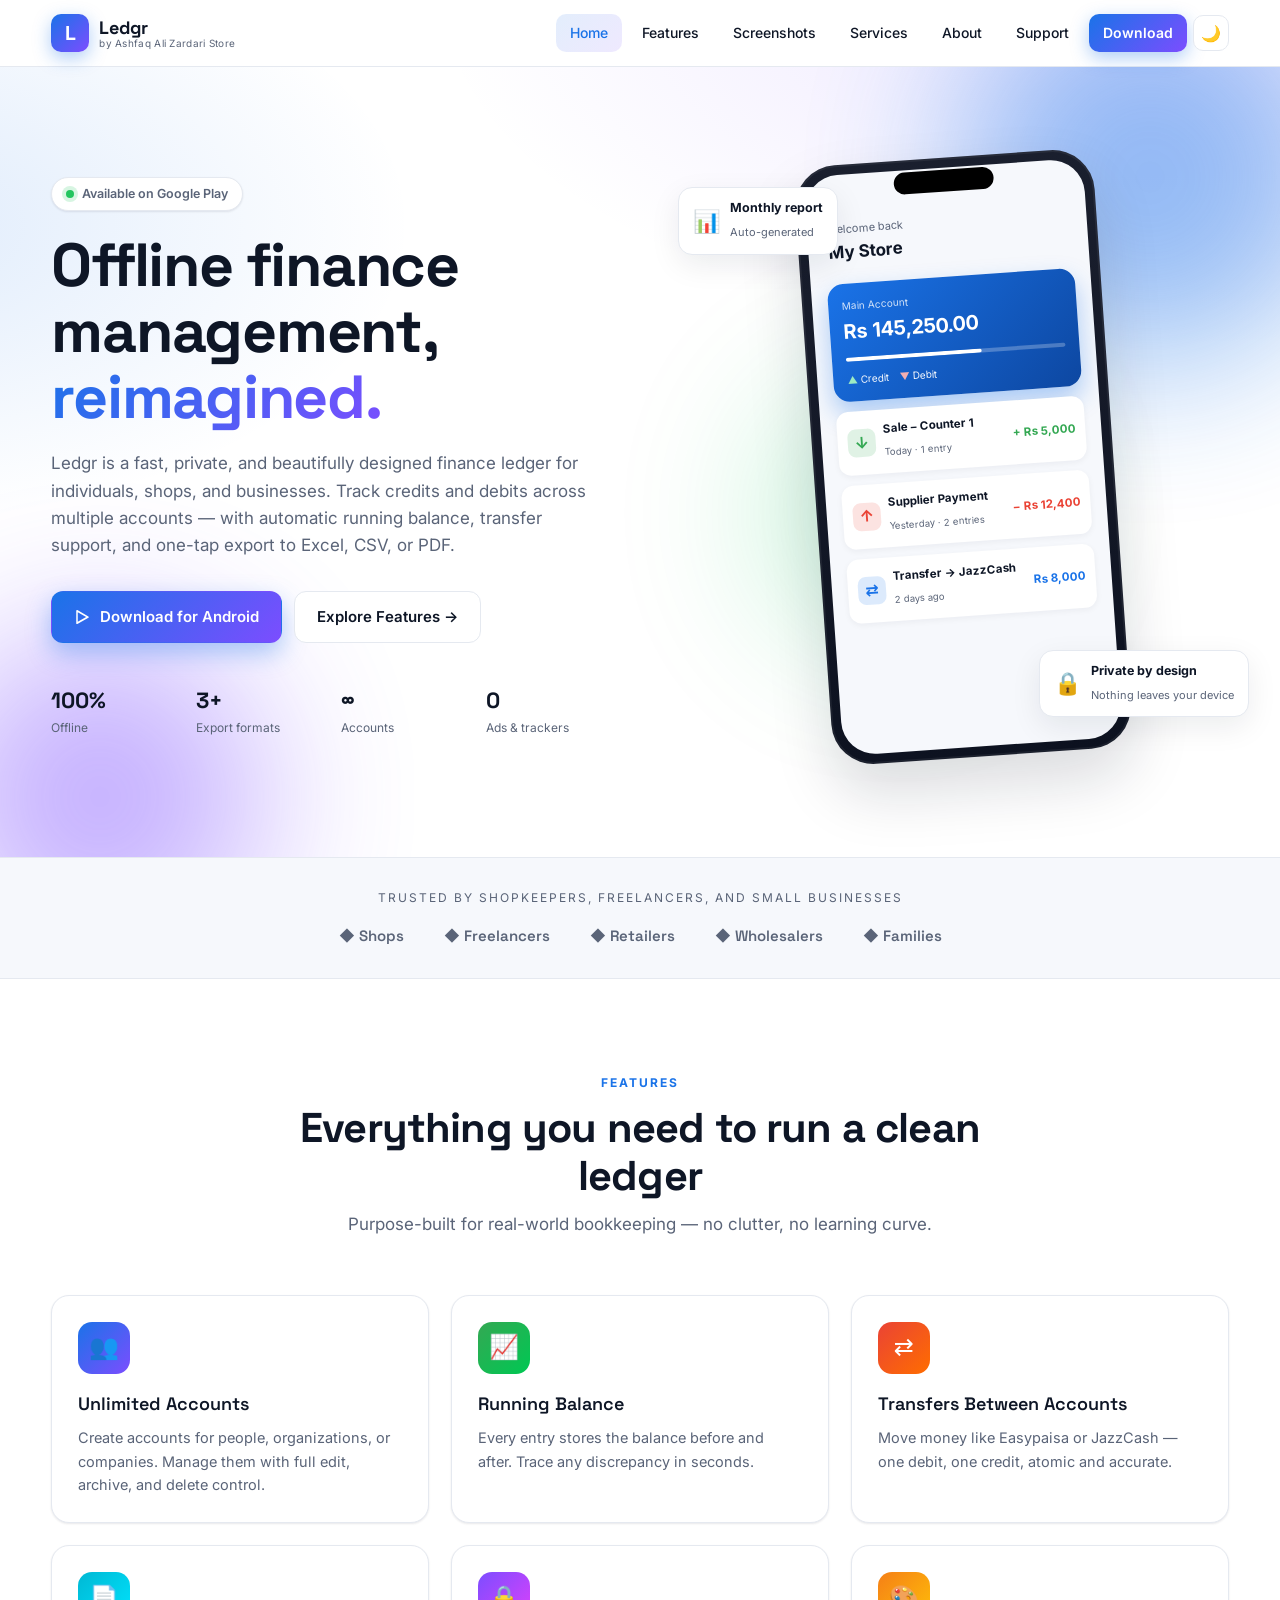
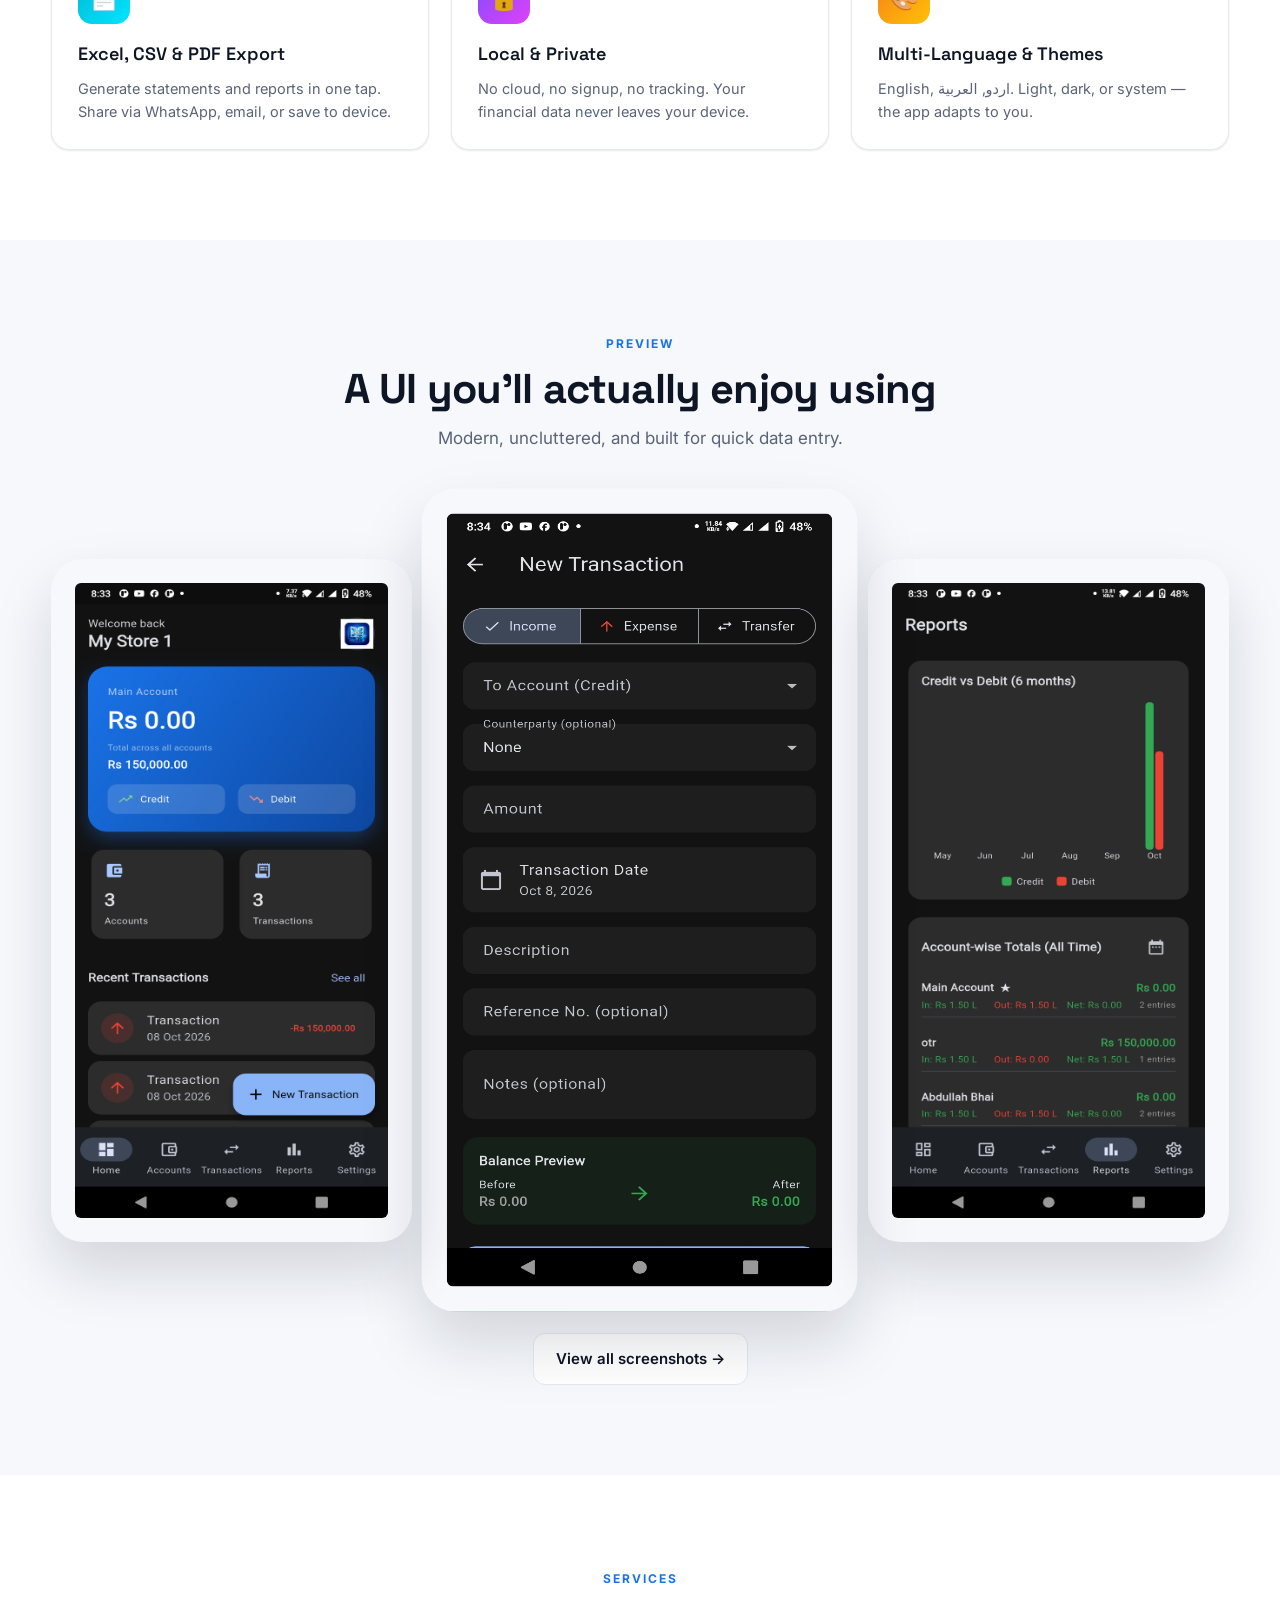
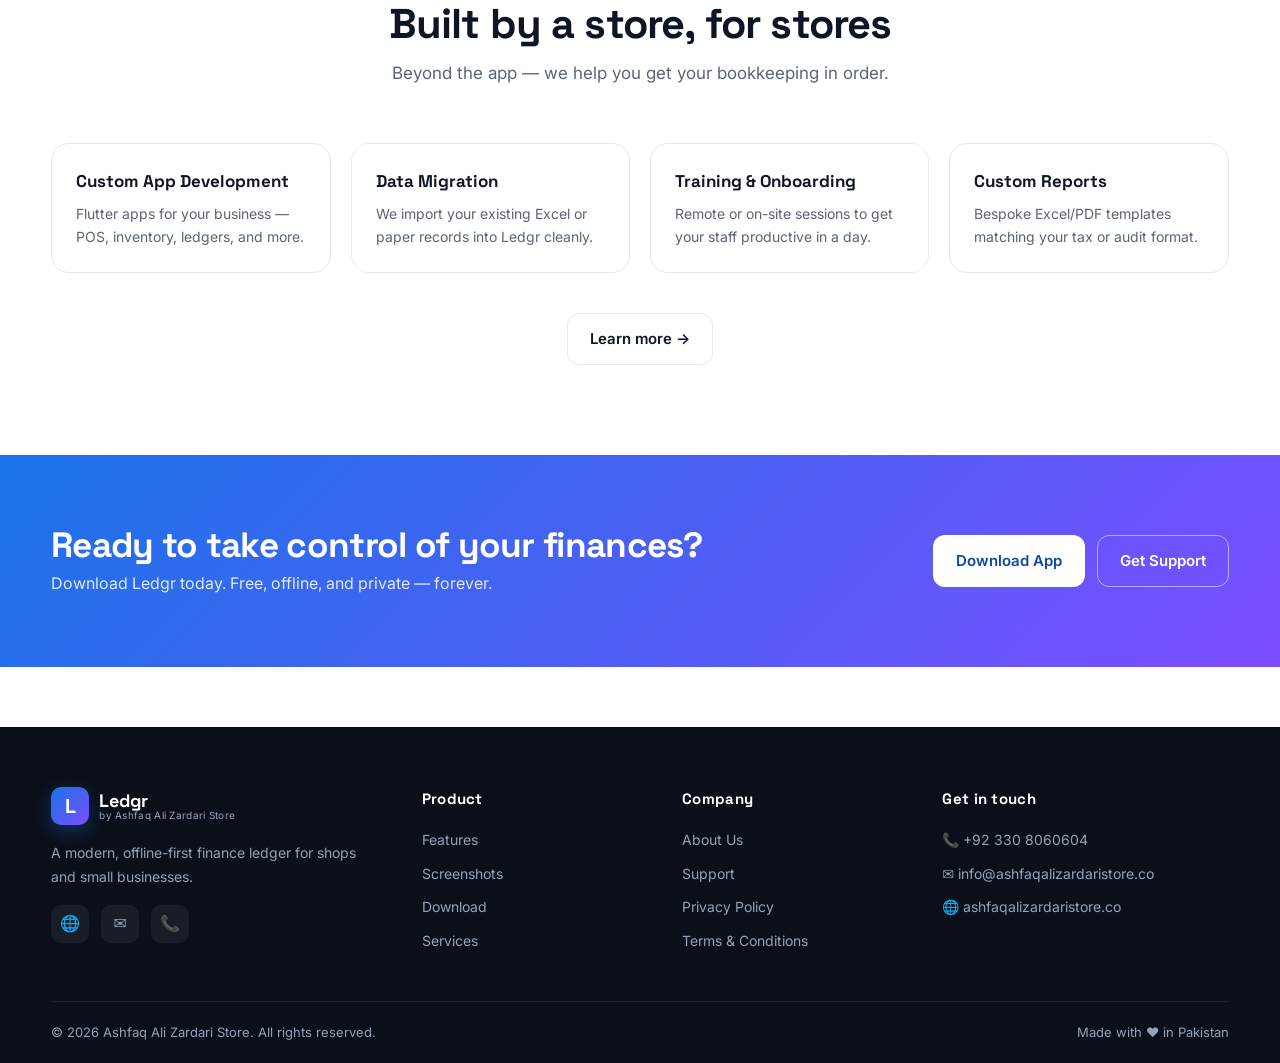
<file: index.html>
<!DOCTYPE html>
<html lang="en" data-theme="light">

<head>
  <meta charset="UTF-8" />
  <meta name="viewport" content="width=device-width, initial-scale=1.0" />
  <meta http-equiv="X-UA-Compatible" content="IE=edge" />

  <!-- ===== PRIMARY META TAGS ===== -->
  <title>Ledgr — Offline Finance Manager for Shops & Businesses | Ashfaq Ali Zardari Store</title>
  <meta name="description"
    content="Ledgr is a free, offline finance ledger for shops and small businesses. Track credit/debit transactions, manage multiple accounts, and export to Excel, CSV & PDF. No ads, no signup, 100% private." />
  <meta name="keywords"
    content="ledger app, offline finance app, finance manager, business ledger, credit debit tracker, accounting app Pakistan, expense tracker, bookkeeping app, excel export finance, urdu finance app, shop ledger, ledgr app" />
  <meta name="author" content="Ashfaq Ali Zardari Store" />
  <meta name="robots" content="index, follow, max-image-preview:large, max-snippet:-1, max-video-preview:-1" />
  <meta name="googlebot" content="index, follow" />
  <meta name="language" content="English" />
  <meta name="revisit-after" content="7 days" />
  <meta name="rating" content="general" />
  <meta name="theme-color" content="#1A73E8" />
  <meta name="msapplication-TileColor" content="#1A73E8" />

  <!-- ===== CANONICAL URL ===== -->
  <link rel="canonical" href="https://ashfaqalizardaristore.co/" />

  <!-- ===== OPEN GRAPH (Facebook, WhatsApp, LinkedIn) ===== -->
  <meta property="og:type" content="website" />
  <meta property="og:site_name" content="Ledgr — by Ashfaq Ali Zardari Store" />
  <meta property="og:title" content="Ledgr — Offline Finance Manager for Shops & Businesses" />
  <meta property="og:description"
    content="Free offline ledger app. Track credit/debit, manage accounts, export to Excel, CSV & PDF. No ads, no signup, 100% private." />
  <meta property="og:url" content="https://ashfaqalizardaristoreinc.github.io/Ledgr/" />
  <meta property="og:image"
    content="https://ashfaqalizardaristoreinc.github.io/Ledgr/images/ledgr featured graphic 1024 px by 500 px.jpeg" />
  <meta property="og:image:width" content="1200" />
  <meta property="og:image:height" content="630" />
  <meta property="og:image:alt" content="Ledgr — Offline Finance Manager" />
  <meta property="og:locale" content="en_US" />
  <meta property="og:locale:alternate" content="ur_PK" />
  <meta property="og:locale:alternate" content="ar_AR" />

  <!-- ===== TWITTER CARD ===== -->
  <meta name="twitter:card" content="summary_large_image" />
  <meta name="twitter:site" content="@ashfaqzardari" />
  <meta name="twitter:creator" content="@ashfaqzardari" />
  <meta name="twitter:title" content="Ledgr — Offline Finance Manager for Shops & Businesses" />
  <meta name="twitter:description"
    content="Free offline ledger. Track credit/debit, manage accounts, export to Excel, CSV & PDF. No ads, no signup." />
  <meta name="twitter:image"
    content="https://ashfaqalizardaristoreinc.github.io/Ledgr/images/ledgr featured graphic 1024 px by 500 px.jpeg" />
  <meta name="twitter:image:alt" content="Ledgr Finance App Preview" />

  <!-- ===== MOBILE / APP LINKS ===== -->
  <meta name="apple-mobile-web-app-capable" content="yes" />
  <meta name="apple-mobile-web-app-status-bar-style" content="black-translucent" />
  <meta name="apple-mobile-web-app-title" content="Ledgr" />
  <meta name="application-name" content="Ledgr" />
  <meta name="mobile-web-app-capable" content="yes" />

  <!-- ===== FAVICONS ===== -->
  <link rel="icon" type="image/png" sizes="32x32" href="./images/ledgr app_icon.jpeg" />
  <link rel="icon" type="image/png" sizes="16x16" href="./images/ledgr app_icon.jpeg" />
  <link rel="apple-touch-icon" sizes="180x180" href="./images/ledgr app_icon.jpeg" />
  <link rel="mask-icon" href="./images/ledgr app_icon.jpeg" color="#1A73E8" />
  <link rel="manifest" href="./manifest.json" />

  <!-- ===== FONTS & STYLES ===== -->
  <link rel="preconnect" href="https://fonts.googleapis.com" />
  <link rel="preconnect" href="https://fonts.gstatic.com" crossorigin />
  <link
    href="https://fonts.googleapis.com/css2?family=Inter:wght@400;500;600;700;800&family=Space+Grotesk:wght@500;600;700&display=swap"
    rel="stylesheet" />
  <link rel="stylesheet" href="css/style.css" />

  <!-- ===== JSON-LD STRUCTURED DATA ===== -->
  <script type="application/ld+json">
{
  "@context": "https://schema.org",
  "@graph": [
    {
      "@type": "Organization",
      "@id": "https://ashfaqalizardaristore.co/#organization",
      "name": "Ashfaq Ali Zardari Store",
      "url": "https://ashfaqalizardaristore.co",
      "logo": {
        "@type": "ImageObject",
        "url": "https://ashfaqalizardaristoreinc.github.io/Ledgr/images/ledgr app_icon.jpeg",
        "width": 512,
        "height": 512
      },
      "contactPoint": {
        "@type": "ContactPoint",
        "telephone": "+92-330-8060604",
        "contactType": "Customer Support",
        "email": "info@ashfaqalizardaristore.co",
        "areaServed": "PK",
        "availableLanguage": ["English", "Urdu", "Arabic"]
      },
      "sameAs": [
        "https://play.google.com/store/apps/details?id=io.github.ashfaqalizardaristoreinc.ledgr"
      ],
      "address": {
        "@type": "PostalAddress",
        "addressCountry": "PK",
        "addressLocality": "Pakistan"
      }
    },
    {
      "@type": "WebSite",
      "@id": "https://ashfaqalizardaristoreinc.github.io/Ledgr/#website",
      "url": "https://ashfaqalizardaristoreinc.github.io/Ledgr/",
      "name": "Ledgr — Offline Finance Manager",
      "publisher": { "@id": "https://ashfaqalizardaristore.co/#organization" },
      "potentialAction": {
        "@type": "SearchAction",
        "target": "https://ashfaqalizardaristore.co/search?q={search_term_string}",
        "query-input": "required name=search_term_string"
      }
    },
    {
      "@type": "MobileApplication",
      "@id": "https://ashfaqalizardaristoreinc.github.io/Ledgr/",
      "name": "Ledgr: Offline Finance Ledger",
      "operatingSystem": "Android 6.0+",
      "applicationCategory": "FinanceApplication",
      "applicationSubCategory": "Accounting",
      "operatingSystem": "Android",
      "offers": {
        "@type": "Offer",
        "price": "0",
        "priceCurrency": "PKR"
      },
      "aggregateRating": {
        "@type": "AggregateRating",
        "ratingValue": "5.0",
        "ratingCount": "1"
      },
      "downloadUrl": "https://play.google.com/store/apps/details?id=io.github.ashfaqalizardaristoreinc.ledgr",
      "installUrl": "https://play.google.com/store/apps/details?id=io.github.ashfaqalizardaristoreinc.ledgr",
      "fileSize": "15MB",
      "softwareVersion": "1.0.0",
      "datePublished": "2025-01-01",
      "screenshot": [
        "https://ashfaqalizardaristoreinc.github.io/Ledgr/images/2_Home.jpeg",
        "https://ashfaqalizardaristoreinc.github.io/Ledgr/images/3_Accounts.jpeg",
        "https://ashfaqalizardaristoreinc.github.io/Ledgr/images/4_Transactions.jpeg"
      ],
      "author": { "@id": "https://ashfaqalizardaristore.co/#organization" },
      "publisher": { "@id": "https://ashfaqalizardaristore.co/#organization" },
      "description": "Free offline finance ledger app for shops and small businesses. Track credit/debit transactions, manage multiple accounts, and export to Excel, CSV & PDF.",
      "featureList": [
        "Unlimited accounts for people, organizations and companies",
        "Balance before and after every transaction",
        "Income, Expense and Transfer modes",
        "Export to Excel, CSV, and PDF",
        "Account-wise credit and debit totals",
        "Advanced filters: date range, amount range, search",
        "Light, Dark and System themes",
        "English, Urdu and Arabic languages",
        "100% offline, no ads, no signup"
      ]
    },
    {
      "@type": "FAQPage",
      "@id": "https://ashfaqalizardaristore.co/#faq",
      "mainEntity": [
        {
          "@type": "Question",
          "name": "Is Ledgr really free?",
          "acceptedAnswer": {
            "@type": "Answer",
            "text": "Yes. Ledgr is completely free to download and use. If you'd like to support development, you can buy us a coffee from inside the app."
          }
        },
        {
          "@type": "Question",
          "name": "Is my data synced to the cloud?",
          "acceptedAnswer": {
            "@type": "Answer",
            "text": "No. Ledgr is fully offline. Your data stays on your device and is never uploaded anywhere. You can export it as Excel, CSV, or PDF whenever you want."
          }
        },
        {
          "@type": "Question",
          "name": "How do I backup my data?",
          "acceptedAnswer": {
            "@type": "Answer",
            "text": "Open Settings → Export to save statements as CSV, Excel, or PDF. Keep the file safe — you can re-import it manually if needed."
          }
        },
        {
          "@type": "Question",
          "name": "What does balance before / after mean?",
          "acceptedAnswer": {
            "@type": "Answer",
            "text": "Every entry stores your account balance the instant before and after that transaction. This creates a full audit trail so you can trace any discrepancy back to its source."
          }
        },
        {
          "@type": "Question",
          "name": "Does it support transfers between accounts?",
          "acceptedAnswer": {
            "@type": "Answer",
            "text": "Yes — just like Easypaisa, JazzCash, or a bank transfer. The source account is debited and the destination account is credited in one atomic transaction."
          }
        },
        {
          "@type": "Question",
          "name": "Which languages are supported?",
          "acceptedAnswer": {
            "@type": "Answer",
            "text": "English, Urdu (اردو), and Arabic (العربية), with full right-to-left layout support."
          }
        },
        {
          "@type": "Question",
          "name": "Can I use it on multiple devices?",
          "acceptedAnswer": {
            "@type": "Answer",
            "text": "Ledgr stores data locally, so each device has its own independent database. To transfer data, use the export feature."
          }
        },
        {
          "@type": "Question",
          "name": "How do I report a bug or request a feature?",
          "acceptedAnswer": {
            "@type": "Answer",
            "text": "Email us at info@ashfaqalizardaristore.co or call +92 330 8060604. We read every message."
          }
        }
      ]
    },
    {
      "@type": "SoftwareApplication",
      "name": "Ledgr",
      "applicationCategory": "FinanceApplication",
      "operatingSystem": "Android",
      "offers": { "@type": "Offer", "price": "0", "priceCurrency": "PKR" },
      "aggregateRating": {
        "@type": "AggregateRating",
        "ratingValue": "5.0",
        "ratingCount": "1",
        "bestRating": "5",
        "worstRating": "1"
      }
    },
    {
      "@type": "BreadcrumbList",
      "itemListElement": [
        {
          "@type": "ListItem",
          "position": 1,
          "name": "Home",
          "item": "https://ashfaqalizardaristore.co/"
        }
      ]
    }
  ]
}
</script>
</head>

<body>

  <!-- ============ NAVBAR ============ -->
  <header class="nav-wrap">
    <nav class="nav container">
      <a href="index.html" class="brand">
        <span class="brand-logo">L</span>
        <span class="brand-text">
          <strong>Ledgr</strong>
          <small>by Ashfaq Ali Zardari Store</small>
        </span>
      </a>

      <button class="menu-btn" aria-label="Menu" id="menuBtn">
        <span></span><span></span><span></span>
      </button>

      <ul class="nav-links" id="navLinks">
        <li><a href="index.html" class="active">Home</a></li>
        <li><a href="features.html">Features</a></li>
        <li><a href="screenshots.html">Screenshots</a></li>
        <li><a href="services.html">Services</a></li>
        <li><a href="about.html">About</a></li>
        <li><a href="support.html">Support</a></li>
        <li><a href="download.html" class="btn-nav">Download</a></li>
        <li>
          <button class="theme-toggle" id="themeToggle" aria-label="Toggle theme">
            <svg viewBox="0 0 24 24" width="18" height="18">
              <path fill="currentColor"
                d="M12 18a6 6 0 1 1 0-12 6 6 0 0 1 0 12Zm0-16a1 1 0 0 1 1 1v2a1 1 0 1 1-2 0V3a1 1 0 0 1 1-1Zm0 18a1 1 0 0 1 1 1v2a1 1 0 1 1-2 0v-2a1 1 0 0 1 1-1ZM2 12a1 1 0 0 1 1-1h2a1 1 0 1 1 0 2H3a1 1 0 0 1-1-1Zm18 0a1 1 0 0 1 1-1h2a1 1 0 1 1 0 2h-2a1 1 0 0 1-1-1ZM4.9 4.9a1 1 0 0 1 1.4 0L7.8 6.4a1 1 0 1 1-1.4 1.4L4.9 6.3a1 1 0 0 1 0-1.4Zm11.3 11.3a1 1 0 0 1 1.4 0l1.5 1.5a1 1 0 1 1-1.4 1.4l-1.5-1.5a1 1 0 0 1 0-1.4Zm2.9-11.3a1 1 0 0 1 0 1.4L17.6 7.8a1 1 0 1 1-1.4-1.4l1.5-1.5a1 1 0 0 1 1.4 0ZM6.4 16.2a1 1 0 0 1 0 1.4l-1.5 1.5a1 1 0 0 1-1.4-1.4l1.5-1.5a1 1 0 0 1 1.4 0Z" />
            </svg>
          </button>
        </li>
      </ul>
    </nav>
  </header>

  <!-- ============ HERO ============ -->
  <section class="hero">
    <div class="blob blob-a"></div>
    <div class="blob blob-b"></div>
    <div class="blob blob-c"></div>

    <div class="container hero-grid">
      <div class="hero-copy">
        <span class="pill">
          <span class="dot"></span>
          Available on Google Play
        </span>
        <h1>
          Offline finance management,
          <span class="grad-text">reimagined.</span>
        </h1>
        <p class="lede">
          Ledgr is a fast, private, and beautifully designed finance ledger for individuals,
          shops, and businesses. Track credits and debits across multiple accounts — with
          automatic running balance, transfer support, and one-tap export to Excel, CSV, or PDF.
        </p>

        <div class="hero-cta">
          <a href="download.html" class="btn btn-primary">
            <svg viewBox="0 0 24 24" width="18" height="18">
              <path fill="currentColor"
                d="M3 20.5v-17c0-.6.4-1 1-1 .2 0 .4.1.5.2l14.7 8.5c.5.3.7.9.4 1.4-.1.2-.2.3-.4.4L4.5 21.3c-.5.3-1.1.1-1.4-.4-.1-.1-.1-.3-.1-.4Zm2-14.7v12.4L16.2 12 5 5.8Z" />
            </svg>
            Download for Android
          </a>
          <a href="features.html" class="btn btn-ghost">Explore Features →</a>
        </div>

        <div class="hero-stats">
          <div><strong>100%</strong><span>Offline</span></div>
          <div><strong>3+</strong><span>Export formats</span></div>
          <div><strong>∞</strong><span>Accounts</span></div>
          <div><strong>0</strong><span>Ads & trackers</span></div>
        </div>
      </div>

      <div class="hero-visual">
        <div class="phone">
          <div class="phone-notch"></div>
          <div class="phone-screen">
            <div class="mock-header">
              <span>Welcome back</span>
              <strong>My Store</strong>
            </div>
            <div class="mock-card">
              <small>Main Account</small>
              <strong>Rs 145,250.00</strong>
              <div class="mock-bar"><span></span></div>
              <div class="mock-mini">
                <div><span class="up">▲</span> Credit</div>
                <div><span class="down">▼</span> Debit</div>
              </div>
            </div>
            <div class="mock-txn credit">
              <div class="ico">↓</div>
              <div>
                <strong>Sale – Counter 1</strong>
                <small>Today · 1 entry</small>
              </div>
              <span>+ Rs 5,000</span>
            </div>
            <div class="mock-txn debit">
              <div class="ico">↑</div>
              <div>
                <strong>Supplier Payment</strong>
                <small>Yesterday · 2 entries</small>
              </div>
              <span>− Rs 12,400</span>
            </div>
            <div class="mock-txn transfer">
              <div class="ico">⇄</div>
              <div>
                <strong>Transfer → JazzCash</strong>
                <small>2 days ago</small>
              </div>
              <span>Rs 8,000</span>
            </div>
          </div>
        </div>
        <div class="float-card fc-1">
          <span class="fc-icon">📊</span>
          <div>
            <strong>Monthly report</strong>
            <small>Auto-generated</small>
          </div>
        </div>
        <div class="float-card fc-2">
          <span class="fc-icon">🔒</span>
          <div>
            <strong>Private by design</strong>
            <small>Nothing leaves your device</small>
          </div>
        </div>
      </div>
    </div>
  </section>

  <!-- ============ TRUST BAR ============ -->
  <section class="trust">
    <div class="container">
      <p class="trust-label">Trusted by shopkeepers, freelancers, and small businesses</p>
      <div class="trust-logos">
        <span>◆ Shops</span>
        <span>◆ Freelancers</span>
        <span>◆ Retailers</span>
        <span>◆ Wholesalers</span>
        <span>◆ Families</span>
      </div>
    </div>
  </section>

  <!-- ============ FEATURES ============ -->
  <section class="section" id="features">
    <div class="container">
      <div class="section-head">
        <span class="eyebrow">Features</span>
        <h2>Everything you need to run a clean ledger</h2>
        <p>Purpose-built for real-world bookkeeping — no clutter, no learning curve.</p>
      </div>

      <div class="feature-grid">
        <article class="f-card">
          <div class="f-icon" style="background:linear-gradient(135deg,#1A73E8,#7C4DFF)">👥</div>
          <h3>Unlimited Accounts</h3>
          <p>Create accounts for people, organizations, or companies. Manage them with full edit, archive, and delete
            control.</p>
        </article>

        <article class="f-card">
          <div class="f-icon" style="background:linear-gradient(135deg,#34A853,#00C853)">📈</div>
          <h3>Running Balance</h3>
          <p>Every entry stores the balance before and after. Trace any discrepancy in seconds.</p>
        </article>

        <article class="f-card">
          <div class="f-icon" style="background:linear-gradient(135deg,#EA4335,#FF6D00)">⇄</div>
          <h3>Transfers Between Accounts</h3>
          <p>Move money like Easypaisa or JazzCash — one debit, one credit, atomic and accurate.</p>
        </article>

        <article class="f-card">
          <div class="f-icon" style="background:linear-gradient(135deg,#00B8D4,#00E5FF)">📄</div>
          <h3>Excel, CSV & PDF Export</h3>
          <p>Generate statements and reports in one tap. Share via WhatsApp, email, or save to device.</p>
        </article>

        <article class="f-card">
          <div class="f-icon" style="background:linear-gradient(135deg,#7C4DFF,#E040FB)">🔒</div>
          <h3>Local & Private</h3>
          <p>No cloud, no signup, no tracking. Your financial data never leaves your device.</p>
        </article>

        <article class="f-card">
          <div class="f-icon" style="background:linear-gradient(135deg,#F57F17,#FFC107)">🎨</div>
          <h3>Multi-Language & Themes</h3>
          <p>English, اردو, العربية. Light, dark, or system — the app adapts to you.</p>
        </article>
      </div>
    </div>
  </section>

  <!-- ============ SCREENSHOTS PREVIEW ============ -->
  <section class="section section-alt">
    <div class="container">
      <div class="section-head">
        <span class="eyebrow">Preview</span>
        <h2>A UI you'll actually enjoy using</h2>
        <p>Modern, uncluttered, and built for quick data entry.</p>
      </div>

      <div class="shots">
        <div class="shot">
          <img src="./images/2_Home.jpeg" style="border-radius: 30px;" alt="Home Screen" class="shot-inner" />
          <div class="shot-inner mock-1">
            Dashboard</div>
        </div>
        <div class="shot shot-center">
          <img src="./images/7_NewTransaction.jpeg" style="border-radius: 30px;" alt="New Transaction Screen"
            class="shot-inner" />
          <div class="shot-inner mock-2">New Transaction</div>
        </div>
        <div class="shot">
          <img src="./images/5_Reports.jpeg" style="border-radius: 30px;" alt="Reports Screen" class="shot-inner" />
          <div class="shot-inner mock-3">Reports</div>
        </div>
      </div>

      <div class="center-cta">
        <a href="screenshots.html" class="btn btn-ghost">View all screenshots →</a>
      </div>
    </div>
  </section>

  <!-- ============ SERVICES ============ -->
  <section class="section">
    <div class="container">
      <div class="section-head">
        <span class="eyebrow">Services</span>
        <h2>Built by a store, for stores</h2>
        <p>Beyond the app — we help you get your bookkeeping in order.</p>
      </div>

      <div class="service-grid">
        <div class="s-card">
          <h3>Custom App Development</h3>
          <p>Flutter apps for your business — POS, inventory, ledgers, and more.</p>
        </div>
        <div class="s-card">
          <h3>Data Migration</h3>
          <p>We import your existing Excel or paper records into Ledgr cleanly.</p>
        </div>
        <div class="s-card">
          <h3>Training & Onboarding</h3>
          <p>Remote or on-site sessions to get your staff productive in a day.</p>
        </div>
        <div class="s-card">
          <h3>Custom Reports</h3>
          <p>Bespoke Excel/PDF templates matching your tax or audit format.</p>
        </div>
      </div>
      <div class="center-cta">
        <a href="services.html" class="btn btn-ghost">Learn more →</a>
      </div>
    </div>
  </section>

  <!-- ============ DOWNLOAD CTA ============ -->
  <section class="cta-section">
    <div class="container cta-inner">
      <div>
        <h2>Ready to take control of your finances?</h2>
        <p>Download Ledgr today. Free, offline, and private — forever.</p>
      </div>
      <div class="cta-buttons">
        <a href="download.html" class="btn btn-white">Download App</a>
        <a href="support.html" class="btn btn-outline-white">Get Support</a>
      </div>
    </div>
  </section>

  <!-- ============ FOOTER ============ -->
  <footer class="footer">
    <div class="container footer-grid">
      <div>
        <a href="index.html" class="brand">
          <span class="brand-logo">L</span>
          <span class="brand-text"><strong>Ledgr</strong><small>by Ashfaq Ali Zardari Store</small></span>
        </a>
        <p class="footer-desc">A modern, offline-first finance ledger for shops and small businesses.</p>
        <div class="socials">
          <a href="https://ashfaqalizardaristore.co" target="_blank" aria-label="Website">🌐</a>
          <a href="mailto:info@ashfaqalizardaristore.co" aria-label="Email">✉️</a>
          <a href="tel:+923308060604" aria-label="Phone">📞</a>
        </div>
      </div>

      <div>
        <h4>Product</h4>
        <ul>
          <li><a href="features.html">Features</a></li>
          <li><a href="screenshots.html">Screenshots</a></li>
          <li><a href="download.html">Download</a></li>
          <li><a href="services.html">Services</a></li>
        </ul>
      </div>

      <div>
        <h4>Company</h4>
        <ul>
          <li><a href="about.html">About Us</a></li>
          <li><a href="support.html">Support</a></li>
          <li><a href="privacy.html">Privacy Policy</a></li>
          <li><a href="terms.html">Terms & Conditions</a></li>
        </ul>
      </div>

      <div>
        <h4>Get in touch</h4>
        <ul class="contact-list">
          <li><a href="tel:+923308060604">📞 +92 330 8060604</a></li>
          <li><a href="mailto:info@ashfaqalizardaristore.co">✉️ info@ashfaqalizardaristore.co</a></li>
          <li><a href="https://ashfaqalizardaristore.co" target="_blank">🌐 ashfaqalizardaristore.co</a></li>
        </ul>
      </div>
    </div>

    <div class="container footer-bottom">
      <p>© <span id="year"></span> Ashfaq Ali Zardari Store. All rights reserved.</p>
      <p>Made with ❤️ in Pakistan</p>
    </div>
  </footer>

  <script src="js/main.js"></script>
</body>

</html>
</file>
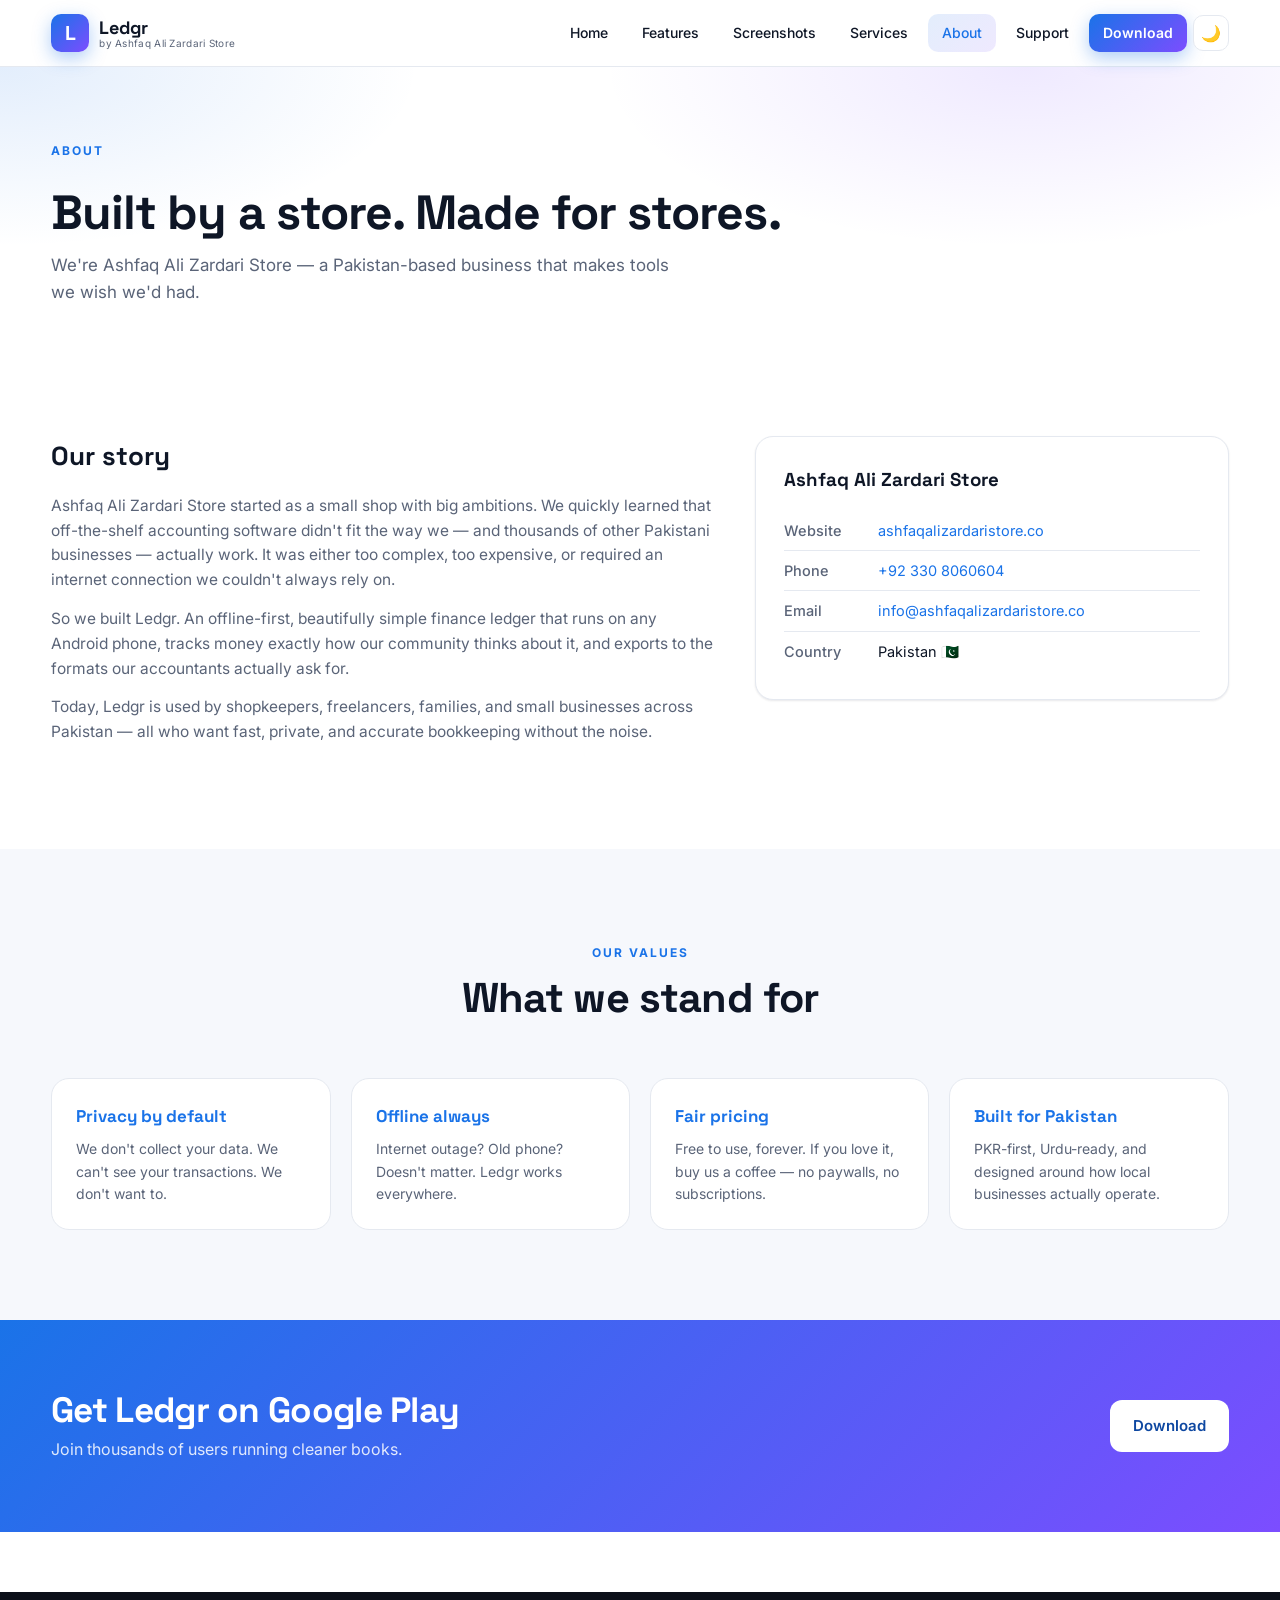
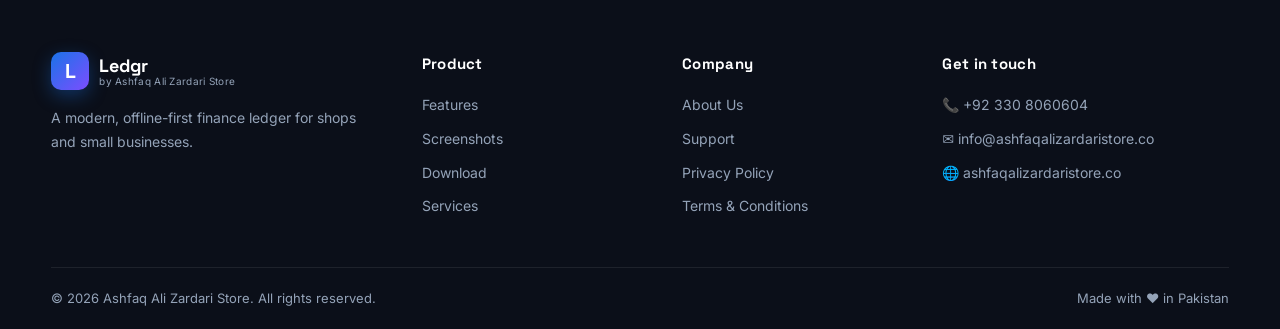
<file: about.html>
<!DOCTYPE html>
<html lang="en" data-theme="light">
<head>
<meta charset="UTF-8" />
<meta name="viewport" content="width=device-width, initial-scale=1.0" />
<title>About Us — Ashfaq Ali Zardari Store</title>
<meta name="description" content="We're a Pakistan-based business that built Ledgr — a modern, offline finance ledger for shops and small businesses. Learn our story, values, and mission." />
<meta name="keywords" content="about Ashfaq Ali Zardari Store, Pakistan software company, offline finance app maker" />
<link rel="canonical" href="https://ashfaqalizardaristoreinc.github.io/Ledgr/about.html" />
<meta property="og:title" content="About — Ashfaq Ali Zardari Store" />
<meta property="og:description" content="Built by a store. Made for stores. Learn the story behind Ledgr." />
<meta property="og:url" content="https://ashfaqalizardaristoreinc.github.io/Ledgr/about.html" />

<!-- Standard favicon -->
<link rel="icon" type="image/jpeg" href="./images/ledgr app_icon.jpeg">
<!-- For older IE -->
<link rel="shortcut icon" type="image/jpeg" href="./images/ledgr app_icon.jpeg">
<!-- Apple Touch Icon (iOS devices) -->
<link rel="apple-touch-icon" type="image/jpeg" href="./images/ledgr app_icon.jpeg">
<!-- Android/Chrome -->
<link rel="icon" sizes="192x192" type="image/jpeg" href="./images/ledgr app_icon.jpeg">
<link rel="preconnect" href="https://fonts.googleapis.com">
<link rel="preconnect" href="https://fonts.gstatic.com" crossorigin>
<link href="https://fonts.googleapis.com/css2?family=Inter:wght@400;500;600;700;800&family=Space+Grotesk:wght@500;600;700&display=swap" rel="stylesheet">
<link rel="stylesheet" href="css/style.css" />
</head>
<body>

<header class="nav-wrap">
  <nav class="nav container">
    <a href="index.html" class="brand"><span class="brand-logo">L</span><span class="brand-text"><strong>Ledgr</strong><small>by Ashfaq Ali Zardari Store</small></span></a>
    <button class="menu-btn" id="menuBtn"><span></span><span></span><span></span></button>
    <ul class="nav-links" id="navLinks">
      <li><a href="index.html">Home</a></li>
      <li><a href="features.html">Features</a></li>
      <li><a href="screenshots.html">Screenshots</a></li>
      <li><a href="services.html">Services</a></li>
      <li><a href="about.html" class="active">About</a></li>
      <li><a href="support.html">Support</a></li>
      <li><a href="download.html" class="btn-nav">Download</a></li>
      <li><button class="theme-toggle" id="themeToggle" aria-label="Toggle theme">🌙</button></li>
    </ul>
  </nav>
</header>

<section class="page-head">
  <div class="container">
    <span class="eyebrow">About</span>
    <h1>Built by a store. Made for stores.</h1>
    <p>We're Ashfaq Ali Zardari Store — a Pakistan-based business that makes tools we wish we'd had.</p>
  </div>
</section>

<section class="section">
  <div class="container about-grid">
    <div>
      <h2>Our story</h2>
      <p>Ashfaq Ali Zardari Store started as a small shop with big ambitions. We quickly learned that off-the-shelf accounting software didn't fit the way we — and thousands of other Pakistani businesses — actually work. It was either too complex, too expensive, or required an internet connection we couldn't always rely on.</p>
      <p>So we built Ledgr. An offline-first, beautifully simple finance ledger that runs on any Android phone, tracks money exactly how our community thinks about it, and exports to the formats our accountants actually ask for.</p>
      <p>Today, Ledgr is used by shopkeepers, freelancers, families, and small businesses across Pakistan — all who want fast, private, and accurate bookkeeping without the noise.</p>
    </div>
    <div class="about-card">
      <h3>Ashfaq Ali Zardari Store</h3>
      <ul class="info-list">
        <li><strong>Website</strong> <a href="https://ashfaqalizardaristore.co" target="_blank">ashfaqalizardaristore.co</a></li>
        <li><strong>Phone</strong> <a href="tel:+923308060604">+92 330 8060604</a></li>
        <li><strong>Email</strong> <a href="mailto:info@ashfaqalizardaristore.co">info@ashfaqalizardaristore.co</a></li>
        <li><strong>Country</strong> Pakistan 🇵🇰</li>
      </ul>
    </div>
  </div>
</section>

<section class="section section-alt">
  <div class="container">
    <div class="section-head">
      <span class="eyebrow">Our values</span>
      <h2>What we stand for</h2>
    </div>
    <div class="values">
      <div class="v-card">
        <h3>Privacy by default</h3>
        <p>We don't collect your data. We can't see your transactions. We don't want to.</p>
      </div>
      <div class="v-card">
        <h3>Offline always</h3>
        <p>Internet outage? Old phone? Doesn't matter. Ledgr works everywhere.</p>
      </div>
      <div class="v-card">
        <h3>Fair pricing</h3>
        <p>Free to use, forever. If you love it, buy us a coffee — no paywalls, no subscriptions.</p>
      </div>
      <div class="v-card">
        <h3>Built for Pakistan</h3>
        <p>PKR-first, Urdu-ready, and designed around how local businesses actually operate.</p>
      </div>
    </div>
  </div>
</section>

<section class="cta-section">
  <div class="container cta-inner">
    <div><h2>Get Ledgr on Google Play</h2><p>Join thousands of users running cleaner books.</p></div>
    <div class="cta-buttons"><a href="download.html" class="btn btn-white">Download</a></div>
  </div>
</section>

<footer class="footer">
  <div class="container footer-grid">
    <div>
      <a href="index.html" class="brand"><span class="brand-logo">L</span><span class="brand-text"><strong>Ledgr</strong><small>by Ashfaq Ali Zardari Store</small></span></a>
      <p class="footer-desc">A modern, offline-first finance ledger for shops and small businesses.</p>
    </div>
    <div><h4>Product</h4><ul>
      <li><a href="features.html">Features</a></li>
      <li><a href="screenshots.html">Screenshots</a></li>
      <li><a href="download.html">Download</a></li>
      <li><a href="services.html">Services</a></li>
    </ul></div>
    <div><h4>Company</h4><ul>
      <li><a href="about.html">About Us</a></li>
      <li><a href="support.html">Support</a></li>
      <li><a href="privacy.html">Privacy Policy</a></li>
      <li><a href="terms.html">Terms & Conditions</a></li>
    </ul></div>
    <div><h4>Get in touch</h4><ul class="contact-list">
      <li><a href="tel:+923308060604">📞 +92 330 8060604</a></li>
      <li><a href="mailto:info@ashfaqalizardaristore.co">✉️ info@ashfaqalizardaristore.co</a></li>
      <li><a href="https://ashfaqalizardaristore.co" target="_blank">🌐 ashfaqalizardaristore.co</a></li>
    </ul></div>
  </div>
  <div class="container footer-bottom">
    <p>© <span class="year"></span> Ashfaq Ali Zardari Store. All rights reserved.</p>
    <p>Made with ❤️ in Pakistan</p>
  </div>
</footer>

<script src="js/main.js"></script>
</body>
</html>
</file>
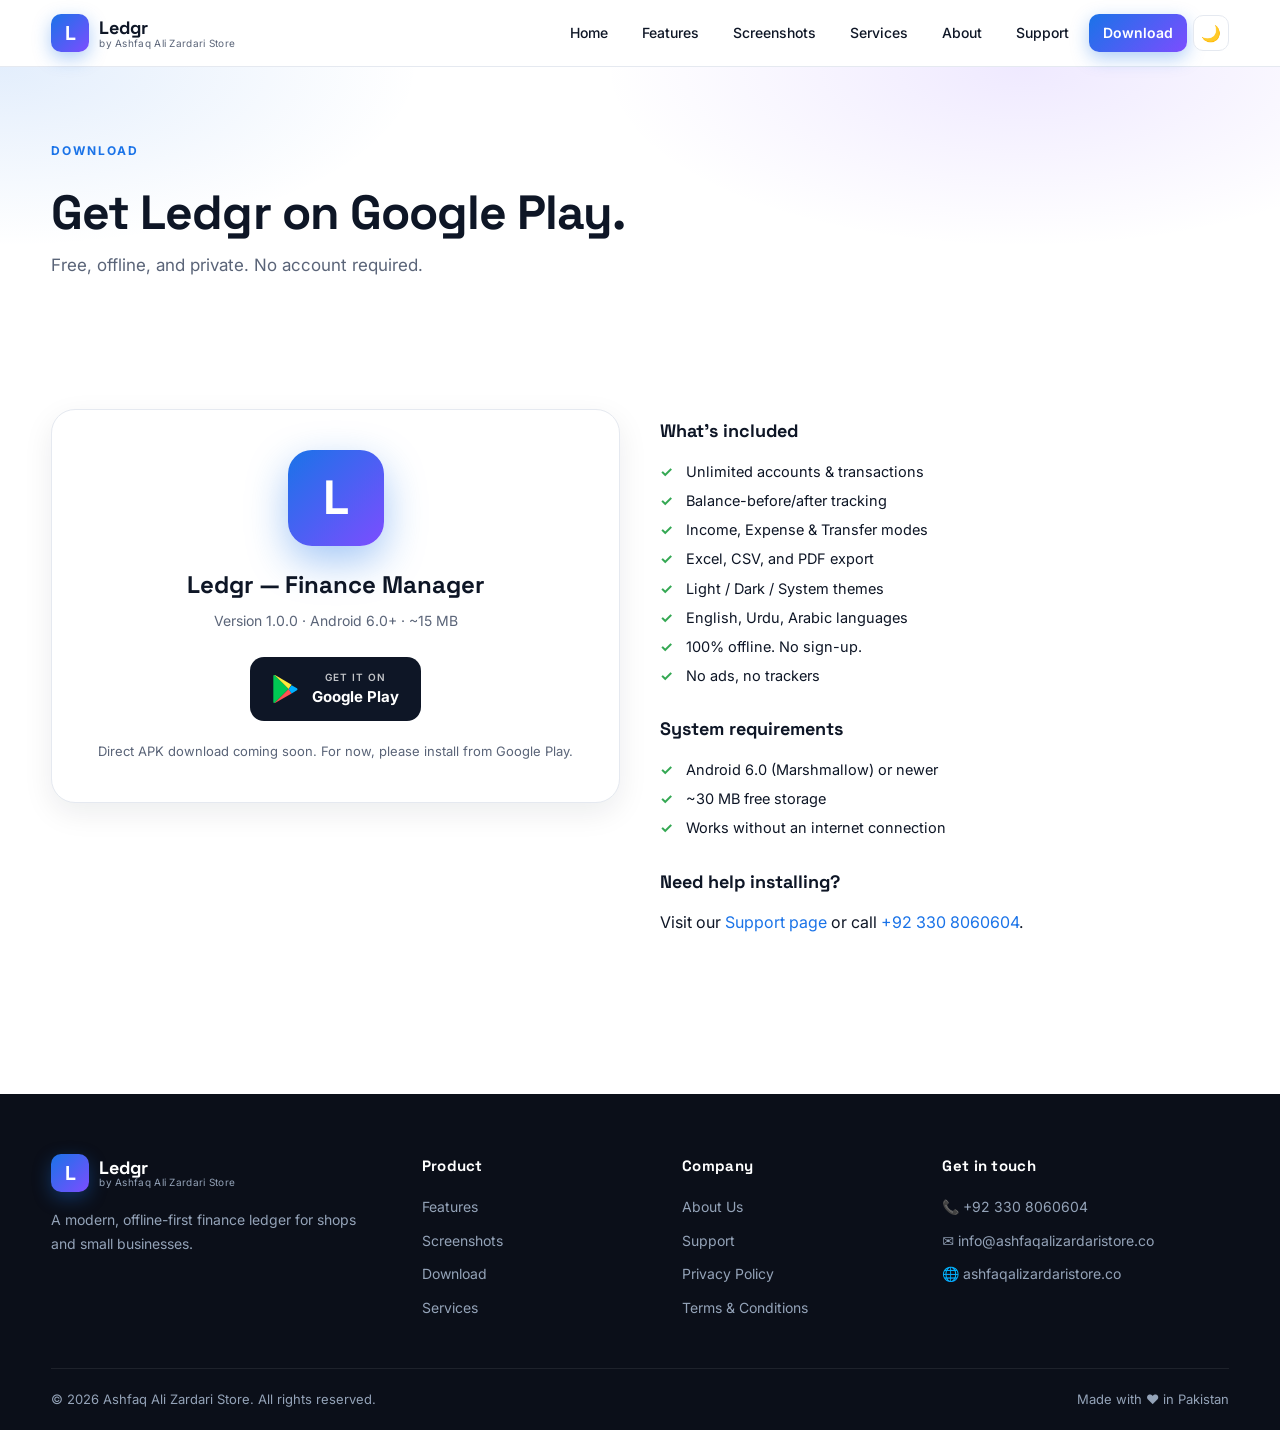
<file: download.html>
<!DOCTYPE html>
<html lang="en" data-theme="light">
<head>
<meta charset="UTF-8" />
<meta name="viewport" content="width=device-width, initial-scale=1.0" />
<title>Download Ledgr — Free Offline Finance App for Android</title>
<meta name="description" content="Download Ledgr free from Google Play. Offline finance ledger for Android 6.0+. Track credits, debits, transfers, and export to Excel, CSV, or PDF." />
<meta name="keywords" content="download ledger app, free finance app android, offline ledger download, google play ledger app" />
<link rel="canonical" href="https://ashfaqalizardaristoreinc.github.io/Ledgr/download.html" />
<meta property="og:title" content="Download Ledgr for Android" />
<meta property="og:description" content="Free, offline, and private. Get Ledgr on Google Play now." />
<meta property="og:url" content="https://ashfaqalizardaristoreinc.github.io/Ledgr/download.html" />
<meta property="og:type" content="product" />
<!-- Standard favicon -->
<link rel="icon" type="image/jpeg" href="./images/ledgr app_icon.jpeg">
<!-- For older IE -->
<link rel="shortcut icon" type="image/jpeg" href="./images/ledgr app_icon.jpeg">
<!-- Apple Touch Icon (iOS devices) -->
<link rel="apple-touch-icon" type="image/jpeg" href="./images/ledgr app_icon.jpeg">
<!-- Android/Chrome -->
<link rel="icon" sizes="192x192" type="image/jpeg" href="./images/ledgr app_icon.jpeg">
<link rel="preconnect" href="https://fonts.googleapis.com">
<link rel="preconnect" href="https://fonts.gstatic.com" crossorigin>
<link href="https://fonts.googleapis.com/css2?family=Inter:wght@400;500;600;700;800&family=Space+Grotesk:wght@500;600;700&display=swap" rel="stylesheet">
<link rel="stylesheet" href="css/style.css" />
</head>
<body>

<header class="nav-wrap">
  <nav class="nav container">
    <a href="index.html" class="brand"><span class="brand-logo">L</span><span class="brand-text"><strong>Ledgr</strong><small>by Ashfaq Ali Zardari Store</small></span></a>
    <button class="menu-btn" id="menuBtn"><span></span><span></span><span></span></button>
    <ul class="nav-links" id="navLinks">
      <li><a href="index.html">Home</a></li>
      <li><a href="features.html">Features</a></li>
      <li><a href="screenshots.html">Screenshots</a></li>
      <li><a href="services.html">Services</a></li>
      <li><a href="about.html">About</a></li>
      <li><a href="support.html">Support</a></li>
      <li><a href="download.html" class="btn-nav active">Download</a></li>
      <li><button class="theme-toggle" id="themeToggle" aria-label="Toggle theme">🌙</button></li>
    </ul>
  </nav>
</header>

<section class="page-head">
  <div class="container">
    <span class="eyebrow">Download</span>
    <h1>Get Ledgr on Google Play.</h1>
    <p>Free, offline, and private. No account required.</p>
  </div>
</section>

<section class="section">
  <div class="container download-wrap">
    <div class="dl-card">
      <div class="app-icon">L</div>
      <h2>Ledgr — Finance Manager</h2>
      <p class="dl-meta">Version 1.0.0 · Android 6.0+ · ~15 MB</p>

      <a href="https://play.google.com/store/apps/details?id=io.github.ashfaqalizardaristoreinc.ledgr" class="play-badge" target="_blank">
        <svg viewBox="0 0 512 512" width="28" height="28" aria-hidden="true">
          <path fill="#00d3ff" d="M96 32h320v448H96z" opacity="0"/>
          <path fill="#00c853" d="M47 512l257-256L47 0h-8c-8 0-15 6-15 15v482c0 9 7 15 15 15h8z"/>
          <path fill="#ffeb3b" d="M304 256L47 0h8l304 176-55 80z"/>
          <path fill="#ff5252" d="M304 256l55 80L55 512h-8l257-256z"/>
          <path fill="#00b0ff" d="M359 336l97-56c14-8 14-28 0-36l-97-56-55 74 55 74z"/>
        </svg>
        <span>
          <small>GET IT ON</small>
          <strong>Google Play</strong>
        </span>
      </a>

      <div class="dl-note">Direct APK download coming soon. For now, please install from Google Play.</div>
    </div>

    <div class="dl-info">
      <h3>What's included</h3>
      <ul class="tick-list">
        <li>Unlimited accounts & transactions</li>
        <li>Balance-before/after tracking</li>
        <li>Income, Expense & Transfer modes</li>
        <li>Excel, CSV, and PDF export</li>
        <li>Light / Dark / System themes</li>
        <li>English, Urdu, Arabic languages</li>
        <li>100% offline. No sign-up.</li>
        <li>No ads, no trackers</li>
      </ul>

      <h3 style="margin-top:28px">System requirements</h3>
      <ul class="tick-list">
        <li>Android 6.0 (Marshmallow) or newer</li>
        <li>~30 MB free storage</li>
        <li>Works without an internet connection</li>
      </ul>

      <h3 style="margin-top:28px">Need help installing?</h3>
      <p>Visit our <a href="support.html">Support page</a> or call <a href="tel:+923308060604">+92 330 8060604</a>.</p>
    </div>
  </div>
</section>

<footer class="footer">
  <div class="container footer-grid">
    <div>
      <a href="index.html" class="brand"><span class="brand-logo">L</span><span class="brand-text"><strong>Ledgr</strong><small>by Ashfaq Ali Zardari Store</small></span></a>
      <p class="footer-desc">A modern, offline-first finance ledger for shops and small businesses.</p>
    </div>
    <div><h4>Product</h4><ul>
      <li><a href="features.html">Features</a></li>
      <li><a href="screenshots.html">Screenshots</a></li>
      <li><a href="download.html">Download</a></li>
      <li><a href="services.html">Services</a></li>
    </ul></div>
    <div><h4>Company</h4><ul>
      <li><a href="about.html">About Us</a></li>
      <li><a href="support.html">Support</a></li>
      <li><a href="privacy.html">Privacy Policy</a></li>
      <li><a href="terms.html">Terms & Conditions</a></li>
    </ul></div>
    <div><h4>Get in touch</h4><ul class="contact-list">
      <li><a href="tel:+923308060604">📞 +92 330 8060604</a></li>
      <li><a href="mailto:info@ashfaqalizardaristore.co">✉️ info@ashfaqalizardaristore.co</a></li>
      <li><a href="https://ashfaqalizardaristore.co" target="_blank">🌐 ashfaqalizardaristore.co</a></li>
    </ul></div>
  </div>
  <div class="container footer-bottom">
    <p>© <span class="year"></span> Ashfaq Ali Zardari Store. All rights reserved.</p>
    <p>Made with ❤️ in Pakistan</p>
  </div>
</footer>

<script src="js/main.js"></script>
</body>
</html>
</file>
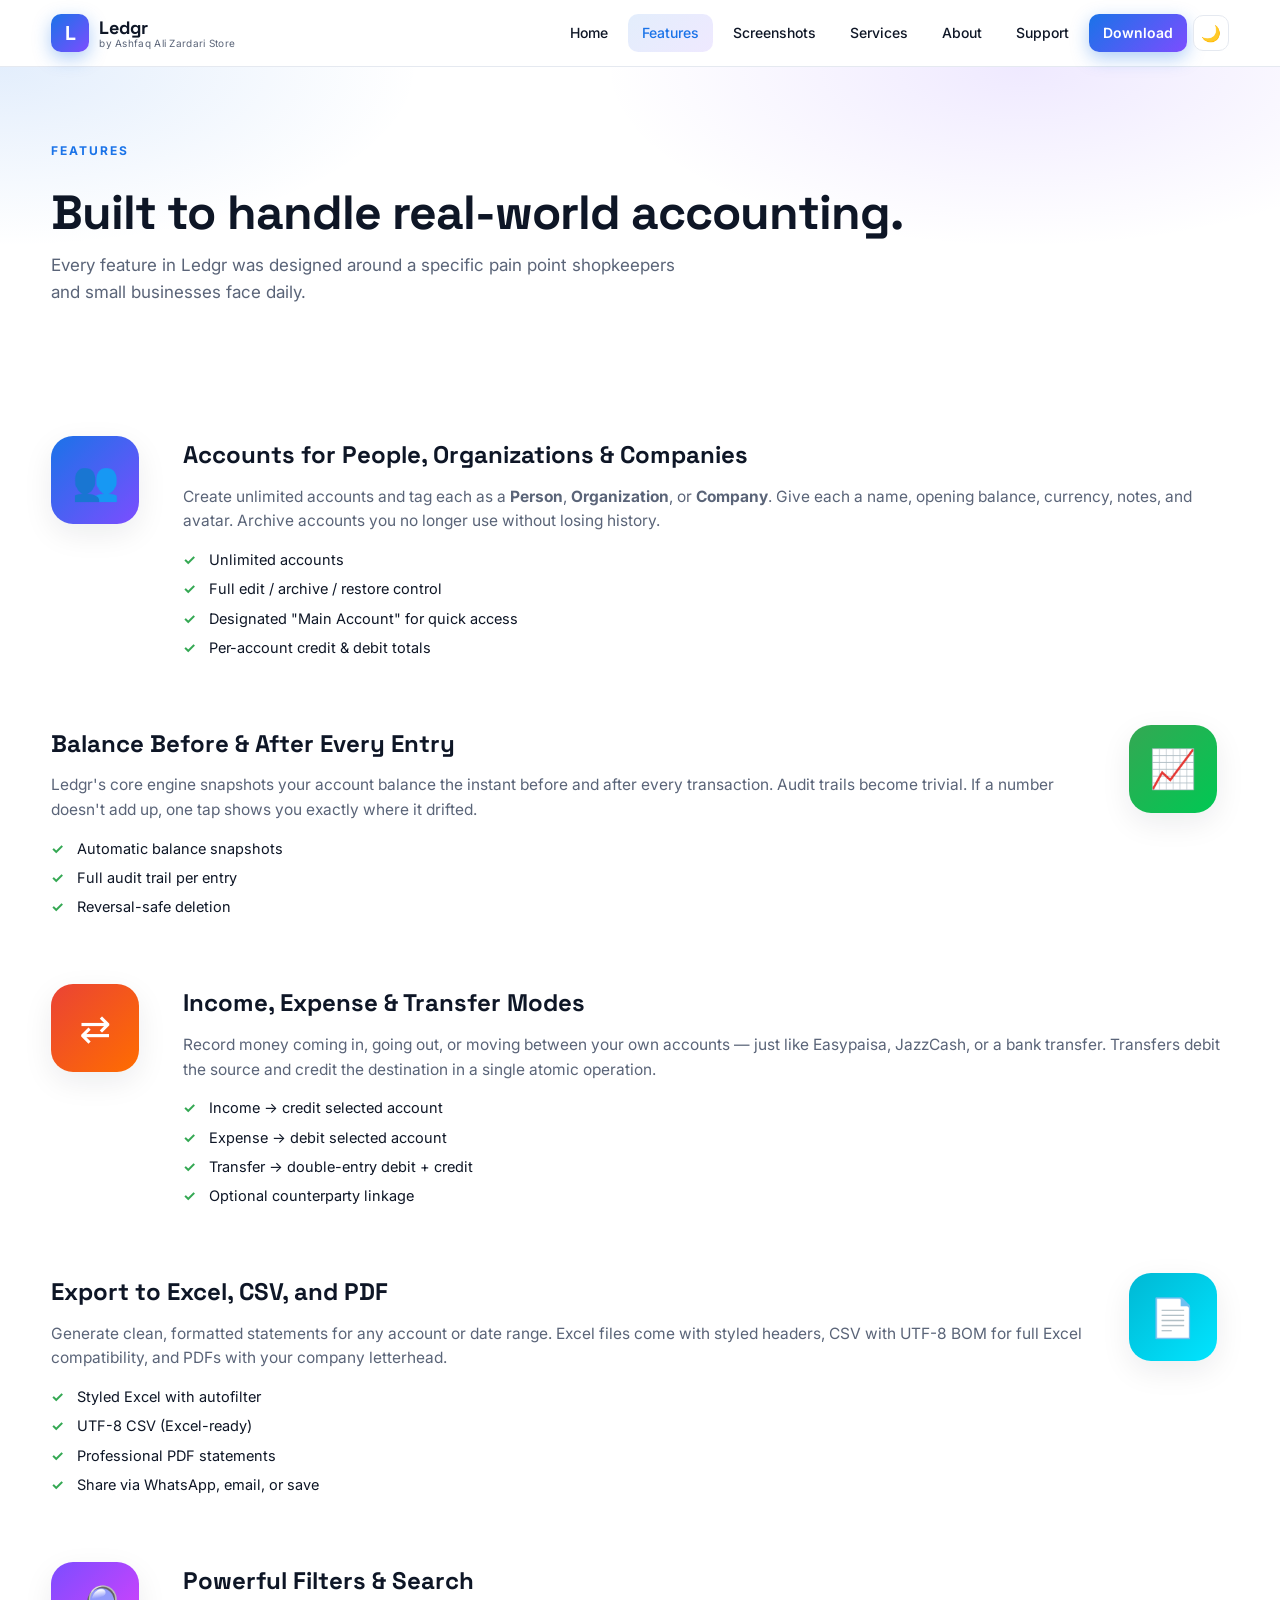
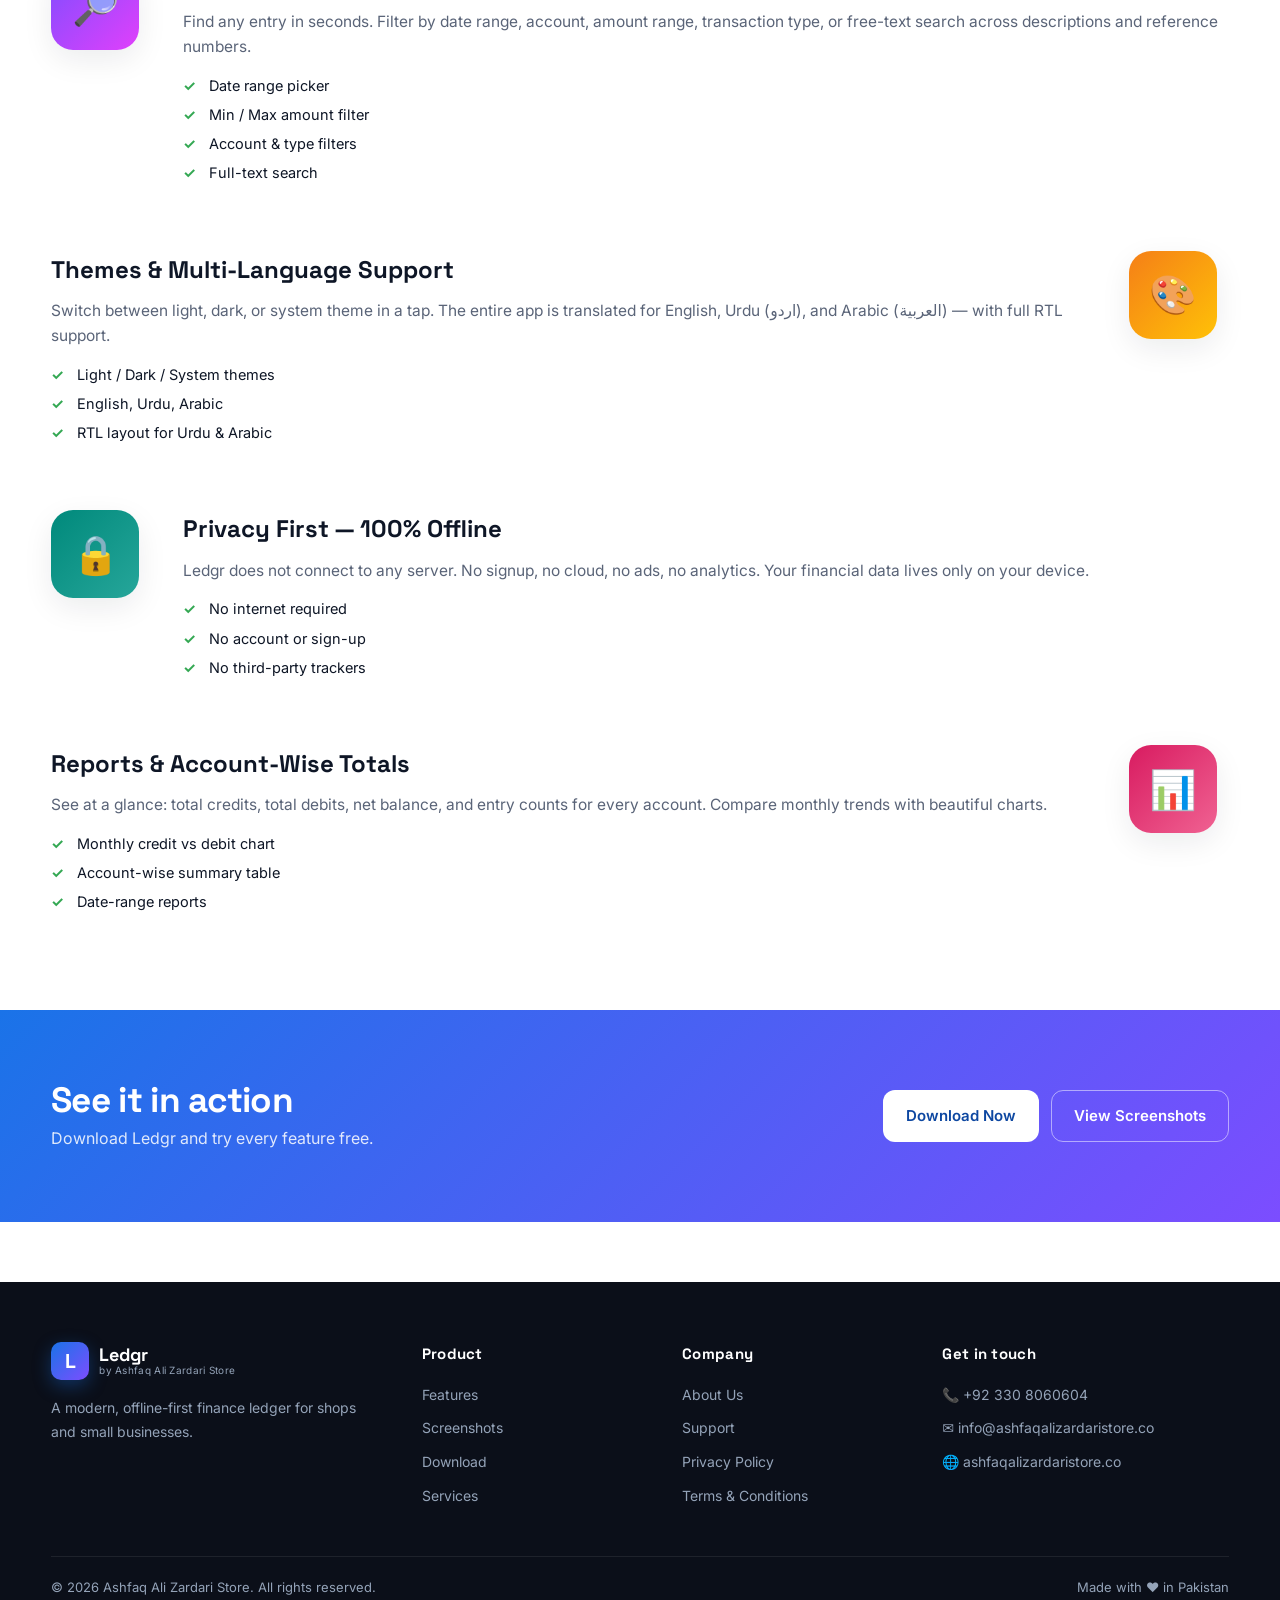
<file: features.html>
<!DOCTYPE html>
<html lang="en" data-theme="light">
<head>
<meta charset="UTF-8" />
<meta name="viewport" content="width=device-width, initial-scale=1.0" />
<title>Features — Offline Finance Ledger App | Ledgr</title>
<meta name="description" content="Discover Ledgr's features: unlimited accounts, balance before/after every entry, income/expense/transfer modes, Excel/CSV/PDF export, dark mode, and 3-language support." />
<meta name="keywords" content="ledger features, finance app features, offline accounting features, multi account ledger, excel export finance app" />
<link rel="canonical" href="https://ashfaqalizardaristoreinc.github.io/Ledgr/features.html" />
<meta property="og:title" content="Features — Ledgr Finance App" />
<meta property="og:description" content="Everything you need to run a clean ledger: unlimited accounts, running balance, transfers, exports, and more." />
<meta property="og:url" content="https://ashfaqalizardaristoreinc.github.io/Ledgr/features.html" />
<meta property="og:type" content="article" />
<!-- Standard favicon -->
<link rel="icon" type="image/jpeg" href="./images/ledgr app_icon.jpeg">
<!-- For older IE -->
<link rel="shortcut icon" type="image/jpeg" href="./images/ledgr app_icon.jpeg">
<!-- Apple Touch Icon (iOS devices) -->
<link rel="apple-touch-icon" type="image/jpeg" href="./images/ledgr app_icon.jpeg">
<!-- Android/Chrome -->
<link rel="icon" sizes="192x192" type="image/jpeg" href="./images/ledgr app_icon.jpeg">
<link rel="preconnect" href="https://fonts.googleapis.com">
<link rel="preconnect" href="https://fonts.gstatic.com" crossorigin>
<link href="https://fonts.googleapis.com/css2?family=Inter:wght@400;500;600;700;800&family=Space+Grotesk:wght@500;600;700&display=swap" rel="stylesheet">
<link rel="stylesheet" href="css/style.css" />
</head>
<body>

<header class="nav-wrap">
  <nav class="nav container">
    <a href="index.html" class="brand"><span class="brand-logo">L</span><span class="brand-text"><strong>Ledgr</strong><small>by Ashfaq Ali Zardari Store</small></span></a>
    <button class="menu-btn" id="menuBtn"><span></span><span></span><span></span></button>
    <ul class="nav-links" id="navLinks">
      <li><a href="index.html">Home</a></li>
      <li><a href="features.html" class="active">Features</a></li>
      <li><a href="screenshots.html">Screenshots</a></li>
      <li><a href="services.html">Services</a></li>
      <li><a href="about.html">About</a></li>
      <li><a href="support.html">Support</a></li>
      <li><a href="download.html" class="btn-nav">Download</a></li>
      <li><button class="theme-toggle" id="themeToggle" aria-label="Toggle theme">🌙</button></li>
    </ul>
  </nav>
</header>

<section class="page-head">
  <div class="container">
    <span class="eyebrow">Features</span>
    <h1>Built to handle real-world accounting.</h1>
    <p>Every feature in Ledgr was designed around a specific pain point shopkeepers and small businesses face daily.</p>
  </div>
</section>

<section class="section">
  <div class="container feature-list">

    <article class="feature-block">
      <div class="fb-icon" style="background:linear-gradient(135deg,#1A73E8,#7C4DFF)">👥</div>
      <div>
        <h2>Accounts for People, Organizations & Companies</h2>
        <p>Create unlimited accounts and tag each as a <strong>Person</strong>, <strong>Organization</strong>, or <strong>Company</strong>. Give each a name, opening balance, currency, notes, and avatar. Archive accounts you no longer use without losing history.</p>
        <ul class="tick-list">
          <li>Unlimited accounts</li>
          <li>Full edit / archive / restore control</li>
          <li>Designated "Main Account" for quick access</li>
          <li>Per-account credit &amp; debit totals</li>
        </ul>
      </div>
    </article>

    <article class="feature-block reverse">
      <div class="fb-icon" style="background:linear-gradient(135deg,#34A853,#00C853)">📈</div>
      <div>
        <h2>Balance Before &amp; After Every Entry</h2>
        <p>Ledgr's core engine snapshots your account balance the instant before and after every transaction. Audit trails become trivial. If a number doesn't add up, one tap shows you exactly where it drifted.</p>
        <ul class="tick-list">
          <li>Automatic balance snapshots</li>
          <li>Full audit trail per entry</li>
          <li>Reversal-safe deletion</li>
        </ul>
      </div>
    </article>

    <article class="feature-block">
      <div class="fb-icon" style="background:linear-gradient(135deg,#EA4335,#FF6D00)">⇄</div>
      <div>
        <h2>Income, Expense &amp; Transfer Modes</h2>
        <p>Record money coming in, going out, or moving between your own accounts — just like Easypaisa, JazzCash, or a bank transfer. Transfers debit the source and credit the destination in a single atomic operation.</p>
        <ul class="tick-list">
          <li>Income → credit selected account</li>
          <li>Expense → debit selected account</li>
          <li>Transfer → double-entry debit + credit</li>
          <li>Optional counterparty linkage</li>
        </ul>
      </div>
    </article>

    <article class="feature-block reverse">
      <div class="fb-icon" style="background:linear-gradient(135deg,#00B8D4,#00E5FF)">📄</div>
      <div>
        <h2>Export to Excel, CSV, and PDF</h2>
        <p>Generate clean, formatted statements for any account or date range. Excel files come with styled headers, CSV with UTF-8 BOM for full Excel compatibility, and PDFs with your company letterhead.</p>
        <ul class="tick-list">
          <li>Styled Excel with autofilter</li>
          <li>UTF-8 CSV (Excel-ready)</li>
          <li>Professional PDF statements</li>
          <li>Share via WhatsApp, email, or save</li>
        </ul>
      </div>
    </article>

    <article class="feature-block">
      <div class="fb-icon" style="background:linear-gradient(135deg,#7C4DFF,#E040FB)">🔎</div>
      <div>
        <h2>Powerful Filters &amp; Search</h2>
        <p>Find any entry in seconds. Filter by date range, account, amount range, transaction type, or free-text search across descriptions and reference numbers.</p>
        <ul class="tick-list">
          <li>Date range picker</li>
          <li>Min / Max amount filter</li>
          <li>Account &amp; type filters</li>
          <li>Full-text search</li>
        </ul>
      </div>
    </article>

    <article class="feature-block reverse">
      <div class="fb-icon" style="background:linear-gradient(135deg,#F57F17,#FFC107)">🎨</div>
      <div>
        <h2>Themes &amp; Multi-Language Support</h2>
        <p>Switch between light, dark, or system theme in a tap. The entire app is translated for English, Urdu (اردو), and Arabic (العربية) — with full RTL support.</p>
        <ul class="tick-list">
          <li>Light / Dark / System themes</li>
          <li>English, Urdu, Arabic</li>
          <li>RTL layout for Urdu &amp; Arabic</li>
        </ul>
      </div>
    </article>

    <article class="feature-block">
      <div class="fb-icon" style="background:linear-gradient(135deg,#00897B,#26A69A)">🔒</div>
      <div>
        <h2>Privacy First — 100% Offline</h2>
        <p>Ledgr does not connect to any server. No signup, no cloud, no ads, no analytics. Your financial data lives only on your device.</p>
        <ul class="tick-list">
          <li>No internet required</li>
          <li>No account or sign-up</li>
          <li>No third-party trackers</li>
        </ul>
      </div>
    </article>

    <article class="feature-block reverse">
      <div class="fb-icon" style="background:linear-gradient(135deg,#D81B60,#F06292)">📊</div>
      <div>
        <h2>Reports &amp; Account-Wise Totals</h2>
        <p>See at a glance: total credits, total debits, net balance, and entry counts for every account. Compare monthly trends with beautiful charts.</p>
        <ul class="tick-list">
          <li>Monthly credit vs debit chart</li>
          <li>Account-wise summary table</li>
          <li>Date-range reports</li>
        </ul>
      </div>
    </article>

  </div>
</section>

<section class="cta-section">
  <div class="container cta-inner">
    <div><h2>See it in action</h2><p>Download Ledgr and try every feature free.</p></div>
    <div class="cta-buttons">
      <a href="download.html" class="btn btn-white">Download Now</a>
      <a href="screenshots.html" class="btn btn-outline-white">View Screenshots</a>
    </div>
  </div>
</section>

<footer class="footer">
  <div class="container footer-grid">
    <div>
      <a href="index.html" class="brand"><span class="brand-logo">L</span><span class="brand-text"><strong>Ledgr</strong><small>by Ashfaq Ali Zardari Store</small></span></a>
      <p class="footer-desc">A modern, offline-first finance ledger for shops and small businesses.</p>
    </div>
    <div><h4>Product</h4><ul>
      <li><a href="features.html">Features</a></li>
      <li><a href="screenshots.html">Screenshots</a></li>
      <li><a href="download.html">Download</a></li>
      <li><a href="services.html">Services</a></li>
    </ul></div>
    <div><h4>Company</h4><ul>
      <li><a href="about.html">About Us</a></li>
      <li><a href="support.html">Support</a></li>
      <li><a href="privacy.html">Privacy Policy</a></li>
      <li><a href="terms.html">Terms & Conditions</a></li>
    </ul></div>
    <div><h4>Get in touch</h4><ul class="contact-list">
      <li><a href="tel:+923308060604">📞 +92 330 8060604</a></li>
      <li><a href="mailto:info@ashfaqalizardaristore.co">✉️ info@ashfaqalizardaristore.co</a></li>
      <li><a href="https://ashfaqalizardaristore.co" target="_blank">🌐 ashfaqalizardaristore.co</a></li>
    </ul></div>
  </div>
  <div class="container footer-bottom">
    <p>© <span class="year"></span> Ashfaq Ali Zardari Store. All rights reserved.</p>
    <p>Made with ❤️ in Pakistan</p>
  </div>
</footer>

<script src="js/main.js"></script>
</body>
</html>
</file>
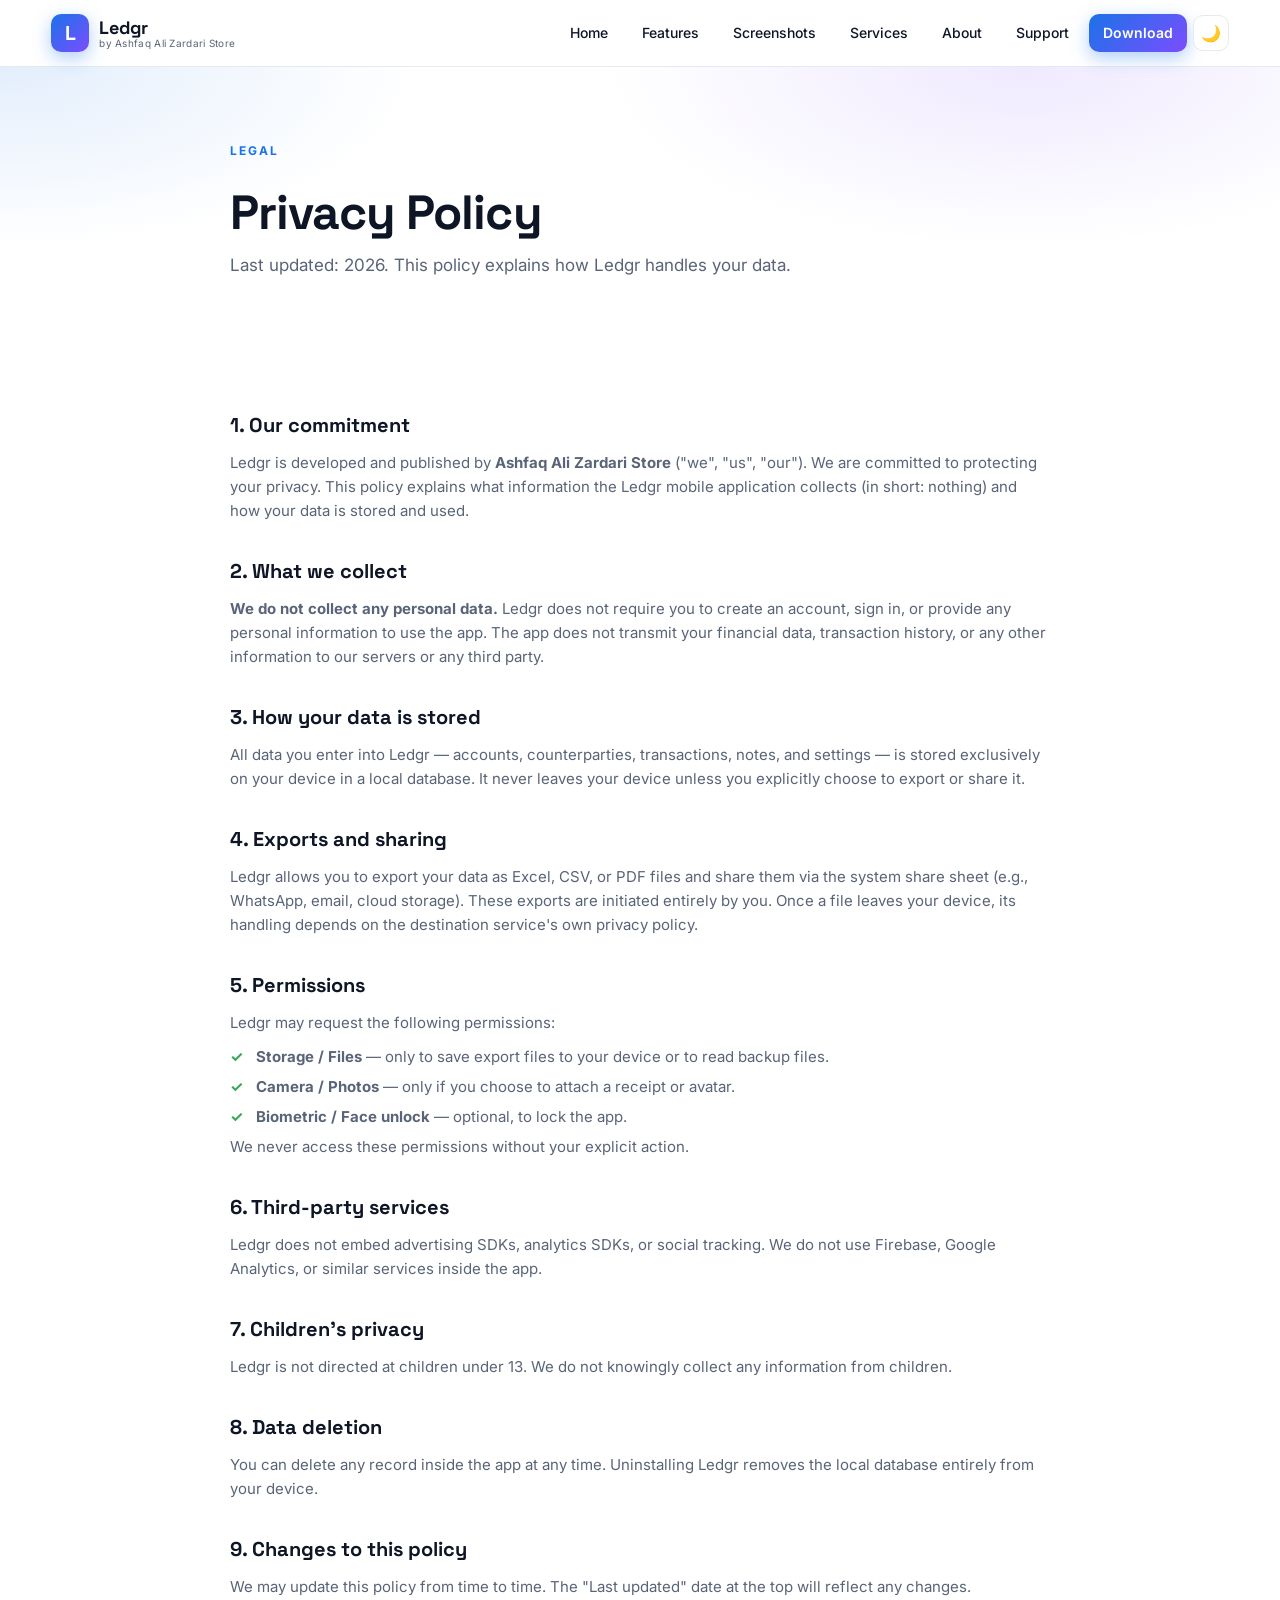
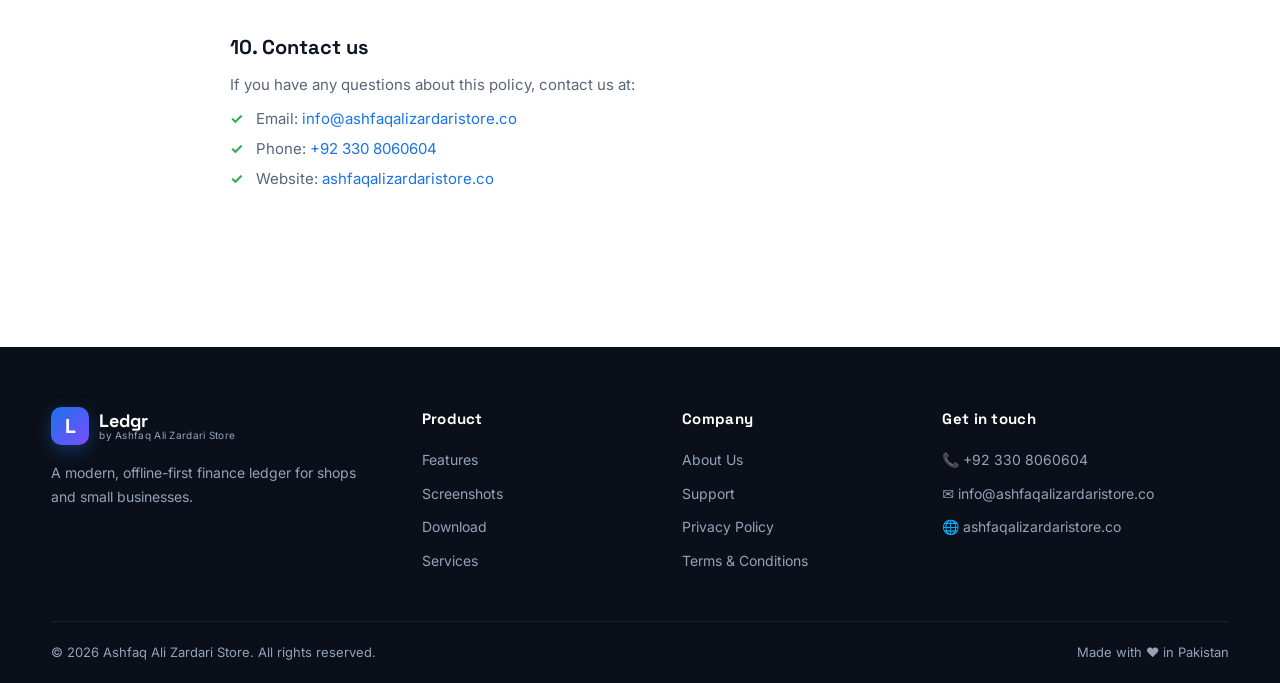
<file: privacy.html>
<!DOCTYPE html>
<html lang="en" data-theme="light">
<head>
<meta charset="UTF-8" />
<meta name="viewport" content="width=device-width, initial-scale=1.0" />
<title>Privacy Policy — Ledgr Offline Finance App</title>
<meta name="description" content="Ledgr does not collect any personal data. Read our full privacy policy to understand how your data is stored and protected on your device." />
<link rel="canonical" href="https://ashfaqalizardaristoreinc.github.io/Ledgr/privacy.html" />
<meta name="robots" content="index, follow" />
<meta property="og:title" content="Privacy Policy — Ledgr" />
<meta property="og:url" content="https://ashfaqalizardaristoreinc.github.io/Ledgr/privacy.html" />
<!-- Standard favicon -->
<link rel="icon" type="image/jpeg" href="./images/ledgr app_icon.jpeg">
<!-- For older IE -->
<link rel="shortcut icon" type="image/jpeg" href="./images/ledgr app_icon.jpeg">
<!-- Apple Touch Icon (iOS devices) -->
<link rel="apple-touch-icon" type="image/jpeg" href="./images/ledgr app_icon.jpeg">
<!-- Android/Chrome -->
<link rel="icon" sizes="192x192" type="image/jpeg" href="./images/ledgr app_icon.jpeg">
<link rel="preconnect" href="https://fonts.googleapis.com">
<link rel="preconnect" href="https://fonts.gstatic.com" crossorigin>
<link href="https://fonts.googleapis.com/css2?family=Inter:wght@400;500;600;700;800&family=Space+Grotesk:wght@500;600;700&display=swap" rel="stylesheet">
<link rel="stylesheet" href="css/style.css" />
</head>
<body>

<header class="nav-wrap">
  <nav class="nav container">
    <a href="index.html" class="brand"><span class="brand-logo">L</span><span class="brand-text"><strong>Ledgr</strong><small>by Ashfaq Ali Zardari Store</small></span></a>
    <button class="menu-btn" id="menuBtn"><span></span><span></span><span></span></button>
    <ul class="nav-links" id="navLinks">
      <li><a href="index.html">Home</a></li>
      <li><a href="features.html">Features</a></li>
      <li><a href="screenshots.html">Screenshots</a></li>
      <li><a href="services.html">Services</a></li>
      <li><a href="about.html">About</a></li>
      <li><a href="support.html">Support</a></li>
      <li><a href="download.html" class="btn-nav">Download</a></li>
      <li><button class="theme-toggle" id="themeToggle" aria-label="Toggle theme">🌙</button></li>
    </ul>
  </nav>
</header>

<section class="page-head">
  <div class="container narrow">
    <span class="eyebrow">Legal</span>
    <h1>Privacy Policy</h1>
    <p>Last updated: <span class="year"></span>. This policy explains how Ledgr handles your data.</p>
  </div>
</section>

<section class="section">
  <div class="container narrow legal">
    <h2>1. Our commitment</h2>
    <p>Ledgr is developed and published by <strong>Ashfaq Ali Zardari Store</strong> ("we", "us", "our"). We are committed to protecting your privacy. This policy explains what information the Ledgr mobile application collects (in short: nothing) and how your data is stored and used.</p>

    <h2>2. What we collect</h2>
    <p><strong>We do not collect any personal data.</strong> Ledgr does not require you to create an account, sign in, or provide any personal information to use the app. The app does not transmit your financial data, transaction history, or any other information to our servers or any third party.</p>

    <h2>3. How your data is stored</h2>
    <p>All data you enter into Ledgr — accounts, counterparties, transactions, notes, and settings — is stored exclusively on your device in a local database. It never leaves your device unless you explicitly choose to export or share it.</p>

    <h2>4. Exports and sharing</h2>
    <p>Ledgr allows you to export your data as Excel, CSV, or PDF files and share them via the system share sheet (e.g., WhatsApp, email, cloud storage). These exports are initiated entirely by you. Once a file leaves your device, its handling depends on the destination service's own privacy policy.</p>

    <h2>5. Permissions</h2>
    <p>Ledgr may request the following permissions:</p>
    <ul class="tick-list">
      <li><strong>Storage / Files</strong> — only to save export files to your device or to read backup files.</li>
      <li><strong>Camera / Photos</strong> — only if you choose to attach a receipt or avatar.</li>
      <li><strong>Biometric / Face unlock</strong> — optional, to lock the app.</li>
    </ul>
    <p>We never access these permissions without your explicit action.</p>

    <h2>6. Third-party services</h2>
    <p>Ledgr does not embed advertising SDKs, analytics SDKs, or social tracking. We do not use Firebase, Google Analytics, or similar services inside the app.</p>

    <h2>7. Children's privacy</h2>
    <p>Ledgr is not directed at children under 13. We do not knowingly collect any information from children.</p>

    <h2>8. Data deletion</h2>
    <p>You can delete any record inside the app at any time. Uninstalling Ledgr removes the local database entirely from your device.</p>

    <h2>9. Changes to this policy</h2>
    <p>We may update this policy from time to time. The "Last updated" date at the top will reflect any changes.</p>

    <h2>10. Contact us</h2>
    <p>If you have any questions about this policy, contact us at:</p>
    <ul class="tick-list">
      <li>Email: <a href="mailto:info@ashfaqalizardaristore.co">info@ashfaqalizardaristore.co</a></li>
      <li>Phone: <a href="tel:+923308060604">+92 330 8060604</a></li>
      <li>Website: <a href="https://ashfaqalizardaristore.co" target="_blank">ashfaqalizardaristore.co</a></li>
    </ul>
  </div>
</section>

<footer class="footer">
  <div class="container footer-grid">
    <div>
      <a href="index.html" class="brand"><span class="brand-logo">L</span><span class="brand-text"><strong>Ledgr</strong><small>by Ashfaq Ali Zardari Store</small></span></a>
      <p class="footer-desc">A modern, offline-first finance ledger for shops and small businesses.</p>
    </div>
    <div><h4>Product</h4><ul>
      <li><a href="features.html">Features</a></li>
      <li><a href="screenshots.html">Screenshots</a></li>
      <li><a href="download.html">Download</a></li>
      <li><a href="services.html">Services</a></li>
    </ul></div>
    <div><h4>Company</h4><ul>
      <li><a href="about.html">About Us</a></li>
      <li><a href="support.html">Support</a></li>
      <li><a href="privacy.html">Privacy Policy</a></li>
      <li><a href="terms.html">Terms & Conditions</a></li>
    </ul></div>
    <div><h4>Get in touch</h4><ul class="contact-list">
      <li><a href="tel:+923308060604">📞 +92 330 8060604</a></li>
      <li><a href="mailto:info@ashfaqalizardaristore.co">✉️ info@ashfaqalizardaristore.co</a></li>
      <li><a href="https://ashfaqalizardaristore.co" target="_blank">🌐 ashfaqalizardaristore.co</a></li>
    </ul></div>
  </div>
  <div class="container footer-bottom">
    <p>© <span class="year"></span> Ashfaq Ali Zardari Store. All rights reserved.</p>
    <p>Made with ❤️ in Pakistan</p>
  </div>
</footer>

<script src="js/main.js"></script>
</body>
</html>
</file>
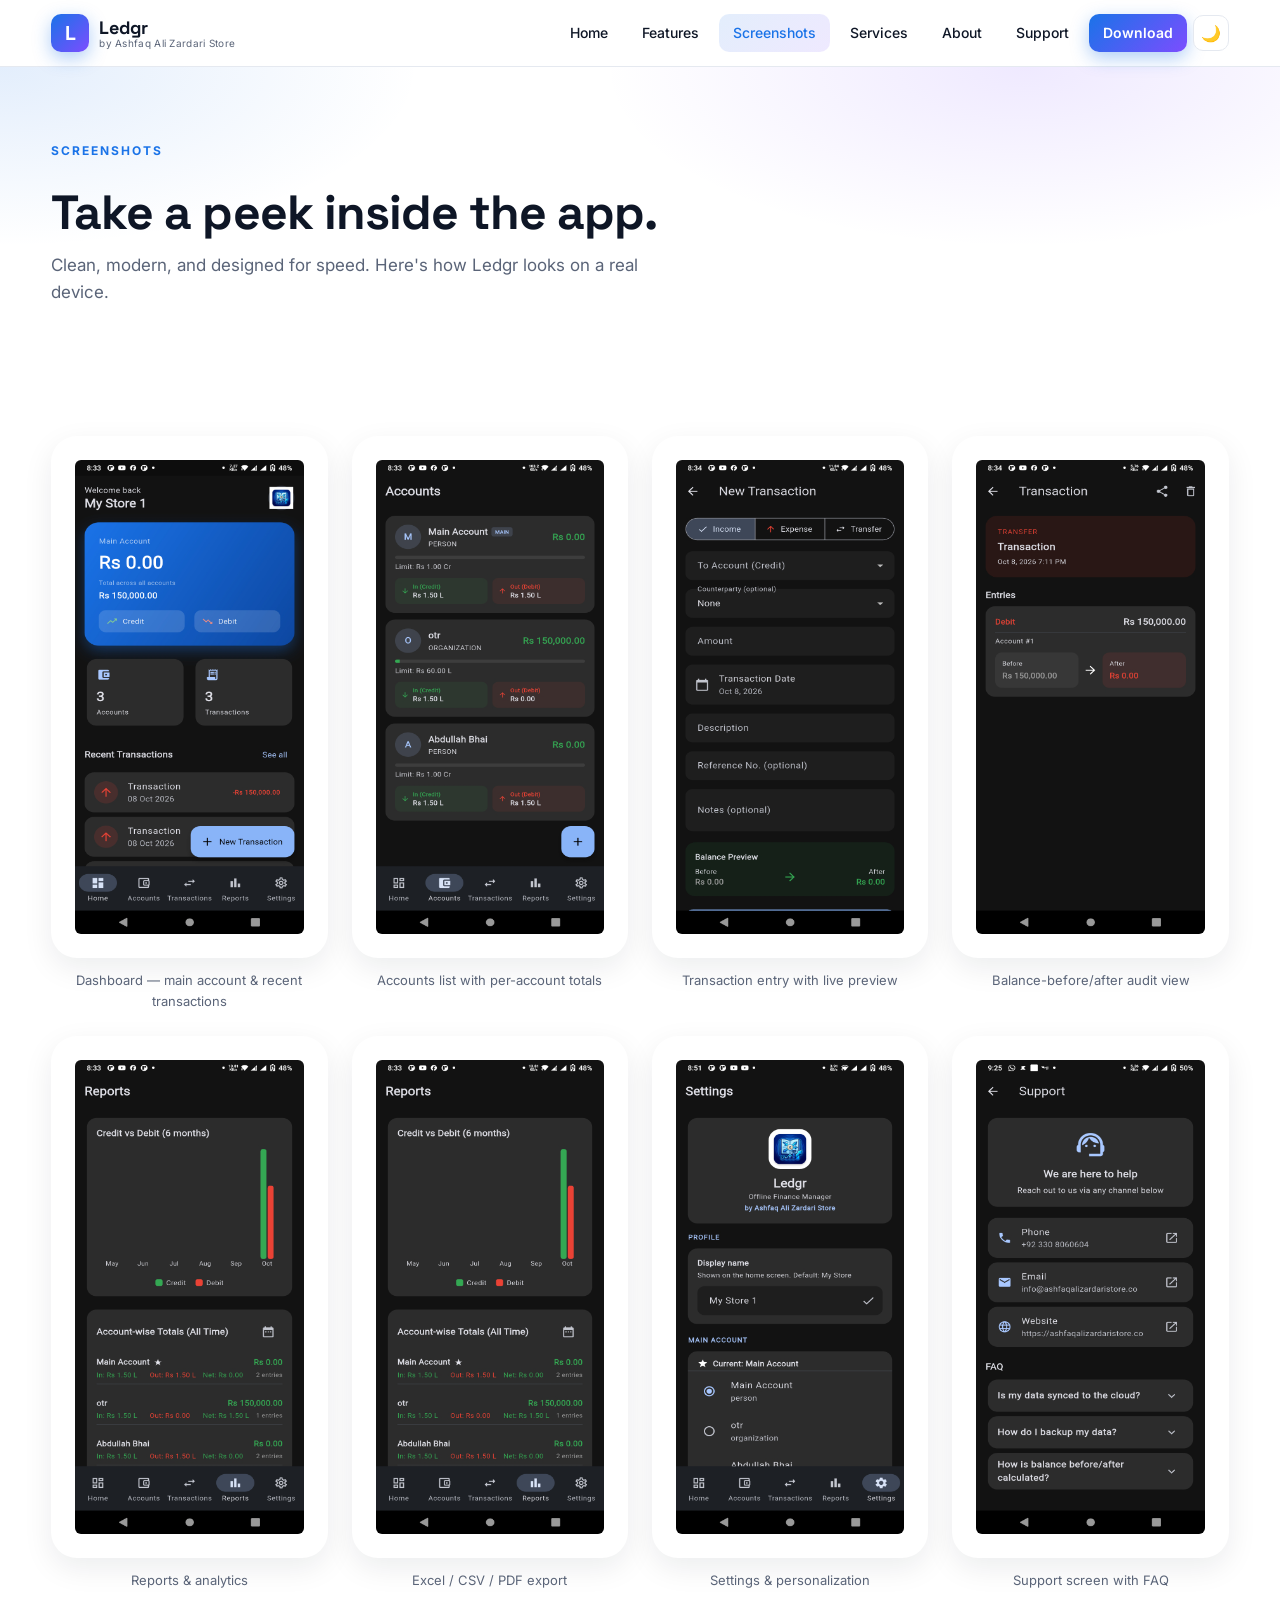
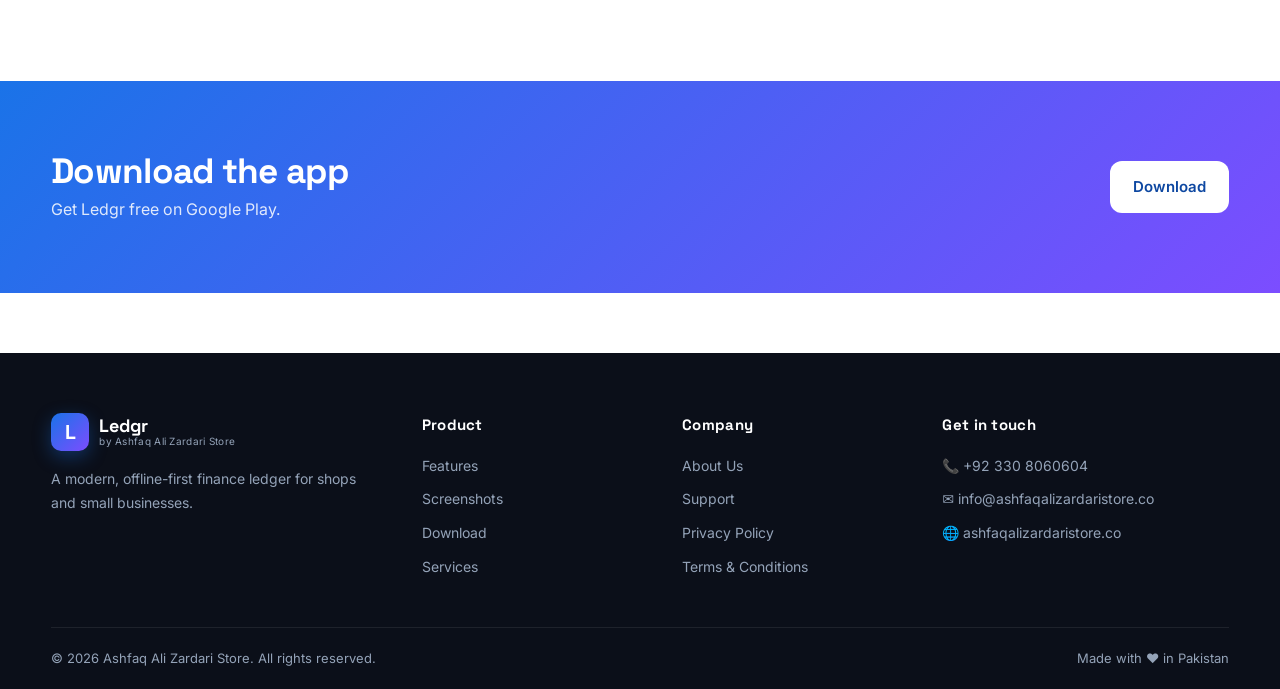
<file: screenshots.html>
<!DOCTYPE html>
<html lang="en" data-theme="light">
<head>
<meta charset="UTF-8" />
<meta name="viewport" content="width=device-width, initial-scale=1.0" />
<title>App Screenshots — Ledgr Finance Manager</title>
<meta name="description" content="See Ledgr in action: dashboard, accounts, transaction entry, reports, exports, and settings. Real screenshots from the Android app." />
<meta name="keywords" content="ledger app screenshots, finance app UI, offline ledger preview, expense tracker UI" />
<link rel="canonical" href="https://ashfaqalizardaristoreinc.github.io/Ledgr/screenshots.html" />
<meta property="og:title" content="Ledgr App Screenshots" />
<meta property="og:description" content="Take a peek inside Ledgr — clean, modern, and designed for speed." />
<meta property="og:url" content="https://ashfaqalizardaristoreinc.github.io/Ledgr/screenshots.html" />

<!-- Standard favicon -->
<link rel="icon" type="image/jpeg" href="./images/ledgr app_icon.jpeg">
<!-- For older IE -->
<link rel="shortcut icon" type="image/jpeg" href="./images/ledgr app_icon.jpeg">
<!-- Apple Touch Icon (iOS devices) -->
<link rel="apple-touch-icon" type="image/jpeg" href="./images/ledgr app_icon.jpeg">
<!-- Android/Chrome -->
<link rel="icon" sizes="192x192" type="image/jpeg" href="./images/ledgr app_icon.jpeg">
<link rel="preconnect" href="https://fonts.googleapis.com">
<link rel="preconnect" href="https://fonts.gstatic.com" crossorigin>
<link href="https://fonts.googleapis.com/css2?family=Inter:wght@400;500;600;700;800&family=Space+Grotesk:wght@500;600;700&display=swap" rel="stylesheet">
<link rel="stylesheet" href="css/style.css" />
</head>
<body>

<header class="nav-wrap">
  <nav class="nav container">
    <a href="index.html" class="brand"><span class="brand-logo">L</span><span class="brand-text"><strong>Ledgr</strong><small>by Ashfaq Ali Zardari Store</small></span></a>
    <button class="menu-btn" id="menuBtn"><span></span><span></span><span></span></button>
    <ul class="nav-links" id="navLinks">
      <li><a href="index.html">Home</a></li>
      <li><a href="features.html">Features</a></li>
      <li><a href="screenshots.html" class="active">Screenshots</a></li>
      <li><a href="services.html">Services</a></li>
      <li><a href="about.html">About</a></li>
      <li><a href="support.html">Support</a></li>
      <li><a href="download.html" class="btn-nav">Download</a></li>
      <li><button class="theme-toggle" id="themeToggle" aria-label="Toggle theme">🌙</button></li>
    </ul>
  </nav>
</header>

<section class="page-head">
  <div class="container">
    <span class="eyebrow">Screenshots</span>
    <h1>Take a peek inside the app.</h1>
    <p>Clean, modern, and designed for speed. Here's how Ledgr looks on a real device.</p>
  </div>
</section>

<section class="section">
  <div class="container">
    <div class="gallery">
      <figure class="g-item">
        <div class="g-frame">
          <img src="./images/2_Home.jpeg" style="border-radius: 30px;" alt="Ledgr dashboard showing main account balance and recent credit/debit transactions" loading="lazy" class="shot-inner" />
          <div class="g-content grad-1">
            <h3>Dashboard</h3>
            <p>Main account balance at a glance, recent activity, and quick stats.</p>
          </div>
        </div>
        <figcaption>Dashboard — main account & recent transactions</figcaption>
      </figure>

      <figure class="g-item">
        <div class="g-frame">
          <img src="./images/3_Accounts.jpeg" style="border-radius: 30px;" alt="Accounts Screen" class="shot-inner" />
          <div class="g-content grad-2">
            <h3>Accounts</h3>
            <p>All your accounts with credit and debit totals per account.</p>
          </div>
        </div>
        <figcaption>Accounts list with per-account totals</figcaption>
      </figure>

      <figure class="g-item">
        <div class="g-frame">
          <img src="./images/7_NewTransaction.jpeg" style="border-radius: 30px;" alt="New Transaction Screen" class="shot-inner" />
          <div class="g-content grad-3">
            <h3>New Transaction</h3>
            <p>Income, Expense, or Transfer — with live balance preview.</p>
          </div>
        </div>
        <figcaption>Transaction entry with live preview</figcaption>
      </figure>

      <figure class="g-item">
        <div class="g-frame">
          <img src="./images/10_Transaction_Details.jpeg" style="border-radius: 30px;" alt="Transaction Details Screen" class="shot-inner" />
          <div class="g-content grad-4">
            <h3>Transaction Detail</h3>
            <p>Balance before → after for every entry, plus attachments.</p>
          </div>
        </div>
        <figcaption>Balance-before/after audit view</figcaption>
      </figure>

      <figure class="g-item">
        <div class="g-frame">
          <img src="./images/5_Reports.jpeg" style="border-radius: 30px;" alt="Reports Screen" class="shot-inner" />
          <div class="g-content grad-5">
            <h3>Reports</h3>
            <p>Monthly credit vs debit charts and account-wise totals.</p>
          </div>
        </div>
        <figcaption>Reports & analytics</figcaption>
      </figure>

      <figure class="g-item">
        <div class="g-frame">
          <img src="./images/5_Reports.jpeg" style="border-radius: 30px;" alt="Export Screen" class="shot-inner" />
          <div class="g-content grad-6">
            <h3>Export</h3>
            <p>One-tap export to Excel, CSV, or professional PDF.</p>
          </div>
        </div>
        <figcaption>Excel / CSV / PDF export</figcaption>
      </figure>

      <figure class="g-item">
        <div class="g-frame">
          <img src="./images/6_Settings_i.jpeg" style="border-radius: 30px;" alt="Settings Screen" class="shot-inner" />
          <div class="g-content grad-7">
            <h3>Settings</h3>
            <p>Themes, language, main account, and profile name.</p>
          </div>
        </div>
        <figcaption>Settings & personalization</figcaption>
      </figure>

      <figure class="g-item">
        <div class="g-frame">
          <img src="./images/11_Support.jpeg" style="border-radius: 30px;" alt="Support Screen" class="shot-inner" />
          <div class="g-content grad-8">
            <h3>Support</h3>
            <p>Reach us via phone, email, or the website — anytime.</p>
          </div>
        </div>
        <figcaption>Support screen with FAQ</figcaption>
      </figure>
    </div>
  </div>
</section>

<section class="cta-section">
  <div class="container cta-inner">
    <div><h2>Download the app</h2><p>Get Ledgr free on Google Play.</p></div>
    <div class="cta-buttons"><a href="download.html" class="btn btn-white">Download</a></div>
  </div>
</section>

<footer class="footer">
  <div class="container footer-grid">
    <div>
      <a href="index.html" class="brand"><span class="brand-logo">L</span><span class="brand-text"><strong>Ledgr</strong><small>by Ashfaq Ali Zardari Store</small></span></a>
      <p class="footer-desc">A modern, offline-first finance ledger for shops and small businesses.</p>
    </div>
    <div><h4>Product</h4><ul>
      <li><a href="features.html">Features</a></li>
      <li><a href="screenshots.html">Screenshots</a></li>
      <li><a href="download.html">Download</a></li>
      <li><a href="services.html">Services</a></li>
    </ul></div>
    <div><h4>Company</h4><ul>
      <li><a href="about.html">About Us</a></li>
      <li><a href="support.html">Support</a></li>
      <li><a href="privacy.html">Privacy Policy</a></li>
      <li><a href="terms.html">Terms & Conditions</a></li>
    </ul></div>
    <div><h4>Get in touch</h4><ul class="contact-list">
      <li><a href="tel:+923308060604">📞 +92 330 8060604</a></li>
      <li><a href="mailto:info@ashfaqalizardaristore.co">✉️ info@ashfaqalizardaristore.co</a></li>
      <li><a href="https://ashfaqalizardaristore.co" target="_blank">🌐 ashfaqalizardaristore.co</a></li>
    </ul></div>
  </div>
  <div class="container footer-bottom">
    <p>© <span class="year"></span> Ashfaq Ali Zardari Store. All rights reserved.</p>
    <p>Made with ❤️ in Pakistan</p>
  </div>
</footer>

<script src="js/main.js"></script>
</body>
</html>
</file>
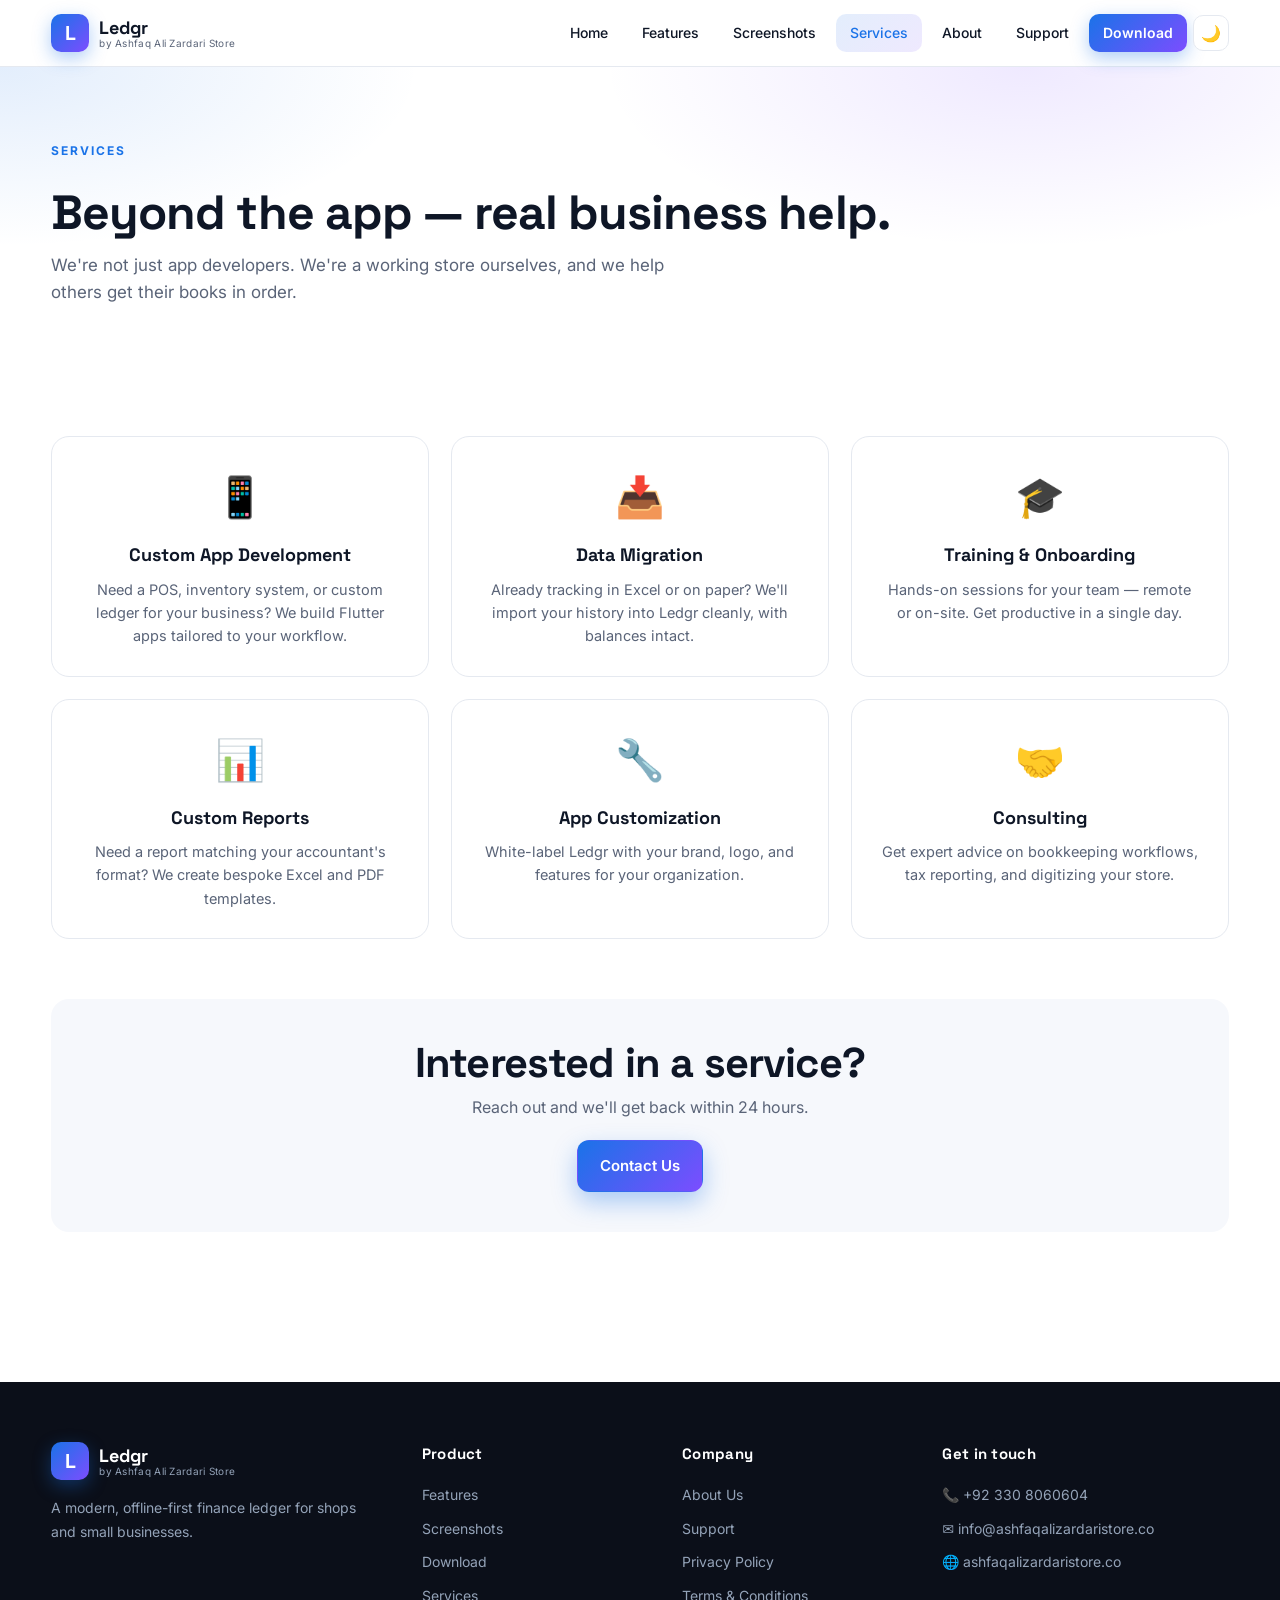
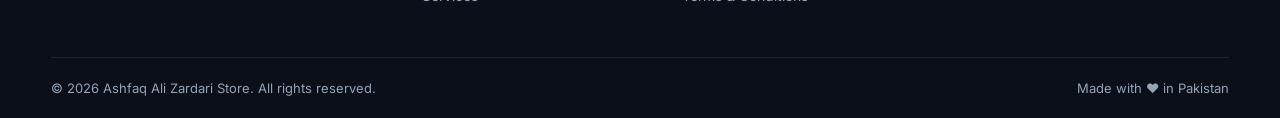
<file: services.html>
<!DOCTYPE html>
<html lang="en" data-theme="light">
<head>
<meta charset="UTF-8" />
<meta name="viewport" content="width=device-width, initial-scale=1.0" />
<title>Services — Custom App Development & Data Migration | Ashfaq Ali Zardari Store</title>
<meta name="description" content="Custom Flutter app development, data migration, training, custom reports, and consulting services for shops and small businesses in Pakistan." />
<meta name="keywords" content="custom app development Pakistan, flutter development, data migration, business consulting Pakistan, ledger setup service" />
<link rel="canonical" href="https://ashfaqalizardaristoreinc.github.io/Ledgr/services.html" />
<meta property="og:title" content="Services — Ashfaq Ali Zardari Store" />
<meta property="og:description" content="Custom apps, data migration, training, and consulting for shops and small businesses." />
<meta property="og:url" content="https://ashfaqalizardaristoreinc.github.io/Ledgr/services.html" />

<!-- Standard favicon -->
<link rel="icon" type="image/jpeg" href="./images/ledgr app_icon.jpeg">
<!-- For older IE -->
<link rel="shortcut icon" type="image/jpeg" href="./images/ledgr app_icon.jpeg">
<!-- Apple Touch Icon (iOS devices) -->
<link rel="apple-touch-icon" type="image/jpeg" href="./images/ledgr app_icon.jpeg">
<!-- Android/Chrome -->
<link rel="icon" sizes="192x192" type="image/jpeg" href="./images/ledgr app_icon.jpeg">
<link rel="preconnect" href="https://fonts.googleapis.com">
<link rel="preconnect" href="https://fonts.gstatic.com" crossorigin>
<link href="https://fonts.googleapis.com/css2?family=Inter:wght@400;500;600;700;800&family=Space+Grotesk:wght@500;600;700&display=swap" rel="stylesheet">
<link rel="stylesheet" href="css/style.css" />
</head>
<body>

<header class="nav-wrap">
  <nav class="nav container">
    <a href="index.html" class="brand"><span class="brand-logo">L</span><span class="brand-text"><strong>Ledgr</strong><small>by Ashfaq Ali Zardari Store</small></span></a>
    <button class="menu-btn" id="menuBtn"><span></span><span></span><span></span></button>
    <ul class="nav-links" id="navLinks">
      <li><a href="index.html">Home</a></li>
      <li><a href="features.html">Features</a></li>
      <li><a href="screenshots.html">Screenshots</a></li>
      <li><a href="services.html" class="active">Services</a></li>
      <li><a href="about.html">About</a></li>
      <li><a href="support.html">Support</a></li>
      <li><a href="download.html" class="btn-nav">Download</a></li>
      <li><button class="theme-toggle" id="themeToggle" aria-label="Toggle theme">🌙</button></li>
    </ul>
  </nav>
</header>

<section class="page-head">
  <div class="container">
    <span class="eyebrow">Services</span>
    <h1>Beyond the app — real business help.</h1>
    <p>We're not just app developers. We're a working store ourselves, and we help others get their books in order.</p>
  </div>
</section>

<section class="section">
  <div class="container service-cards">
    <div class="sv-card">
      <div class="sv-icon">📱</div>
      <h3>Custom App Development</h3>
      <p>Need a POS, inventory system, or custom ledger for your business? We build Flutter apps tailored to your workflow.</p>
    </div>
    <div class="sv-card">
      <div class="sv-icon">📥</div>
      <h3>Data Migration</h3>
      <p>Already tracking in Excel or on paper? We'll import your history into Ledgr cleanly, with balances intact.</p>
    </div>
    <div class="sv-card">
      <div class="sv-icon">🎓</div>
      <h3>Training & Onboarding</h3>
      <p>Hands-on sessions for your team — remote or on-site. Get productive in a single day.</p>
    </div>
    <div class="sv-card">
      <div class="sv-icon">📊</div>
      <h3>Custom Reports</h3>
      <p>Need a report matching your accountant's format? We create bespoke Excel and PDF templates.</p>
    </div>
    <div class="sv-card">
      <div class="sv-icon">🔧</div>
      <h3>App Customization</h3>
      <p>White-label Ledgr with your brand, logo, and features for your organization.</p>
    </div>
    <div class="sv-card">
      <div class="sv-icon">🤝</div>
      <h3>Consulting</h3>
      <p>Get expert advice on bookkeeping workflows, tax reporting, and digitizing your store.</p>
    </div>
  </div>

  <div class="container sv-cta">
    <h2>Interested in a service?</h2>
    <p>Reach out and we'll get back within 24 hours.</p>
    <a href="support.html" class="btn btn-primary">Contact Us</a>
  </div>
</section>

<footer class="footer">
  <div class="container footer-grid">
    <div>
      <a href="index.html" class="brand"><span class="brand-logo">L</span><span class="brand-text"><strong>Ledgr</strong><small>by Ashfaq Ali Zardari Store</small></span></a>
      <p class="footer-desc">A modern, offline-first finance ledger for shops and small businesses.</p>
    </div>
    <div><h4>Product</h4><ul>
      <li><a href="features.html">Features</a></li>
      <li><a href="screenshots.html">Screenshots</a></li>
      <li><a href="download.html">Download</a></li>
      <li><a href="services.html">Services</a></li>
    </ul></div>
    <div><h4>Company</h4><ul>
      <li><a href="about.html">About Us</a></li>
      <li><a href="support.html">Support</a></li>
      <li><a href="privacy.html">Privacy Policy</a></li>
      <li><a href="terms.html">Terms & Conditions</a></li>
    </ul></div>
    <div><h4>Get in touch</h4><ul class="contact-list">
      <li><a href="tel:+923308060604">📞 +92 330 8060604</a></li>
      <li><a href="mailto:info@ashfaqalizardaristore.co">✉️ info@ashfaqalizardaristore.co</a></li>
      <li><a href="https://ashfaqalizardaristore.co" target="_blank">🌐 ashfaqalizardaristore.co</a></li>
    </ul></div>
  </div>
  <div class="container footer-bottom">
    <p>© <span class="year"></span> Ashfaq Ali Zardari Store. All rights reserved.</p>
    <p>Made with ❤️ in Pakistan</p>
  </div>
</footer>

<script src="js/main.js"></script>
</body>
</html>
</file>
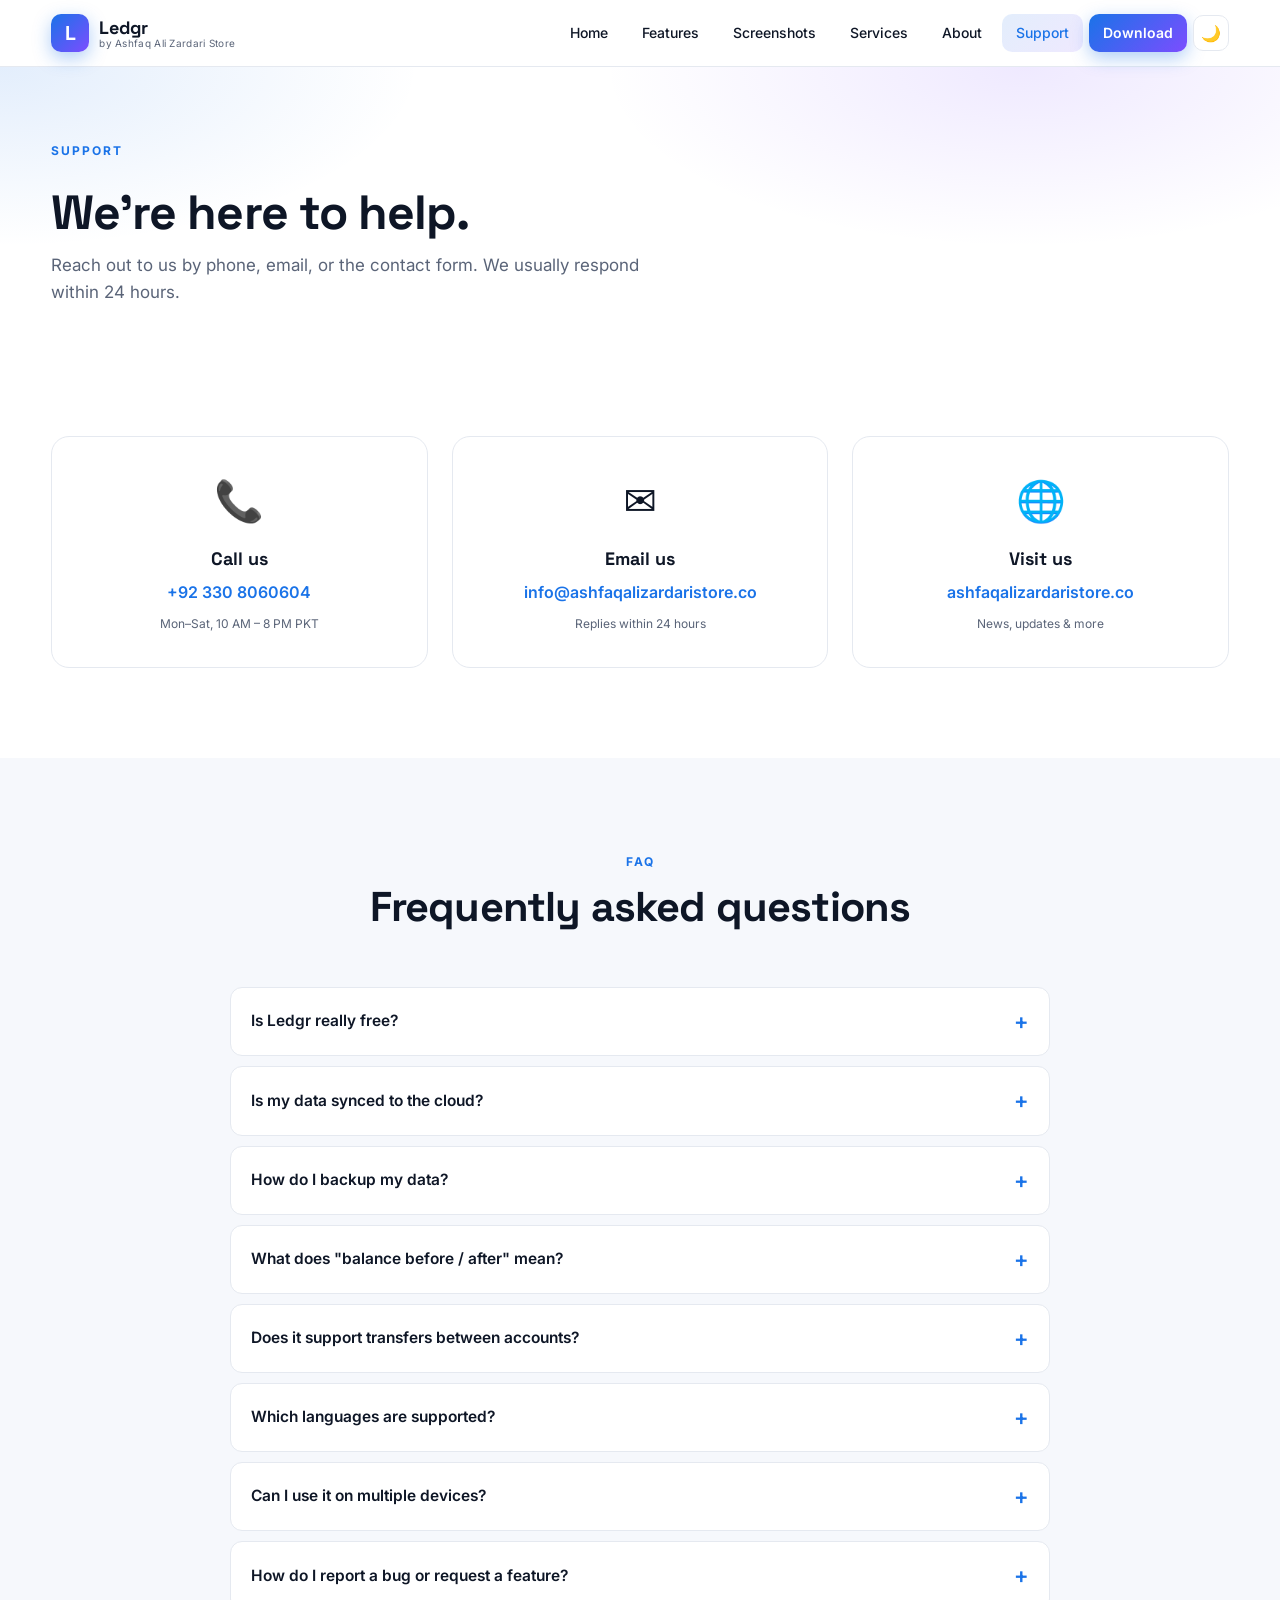
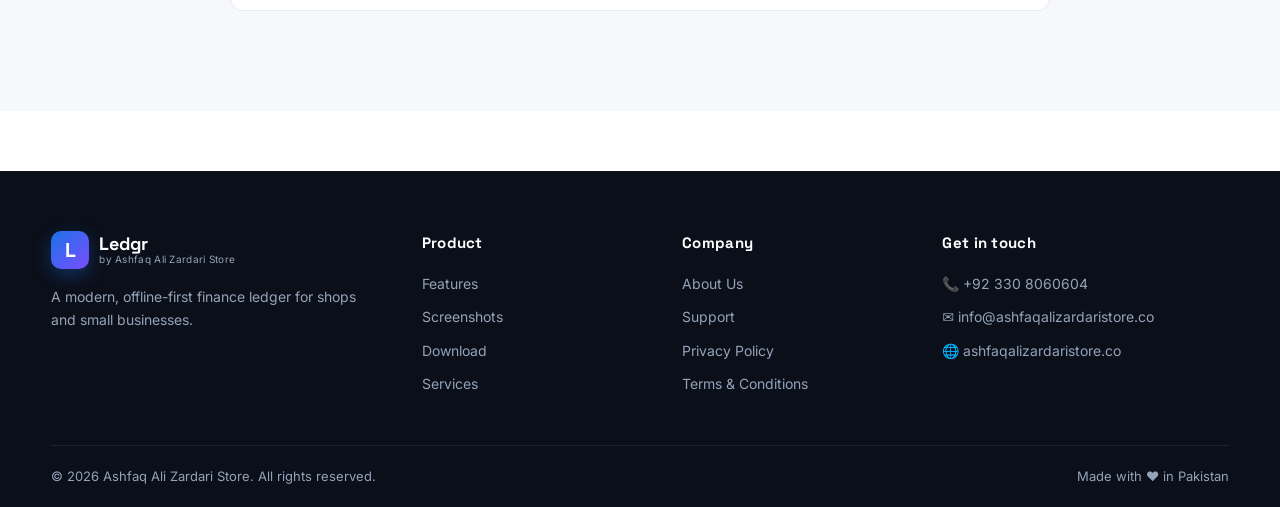
<file: support.html>
<!DOCTYPE html>
<html lang="en" data-theme="light">
<head>
<meta charset="UTF-8" />
<meta name="viewport" content="width=device-width, initial-scale=1.0" />
<title>Support — Ledgr Finance App | Contact & FAQ</title>
<meta name="description" content="Need help with Ledgr? Contact us via phone, email, or website. Browse our FAQ for answers about offline mode, exports, backups, and more." />
<meta name="keywords" content="ledgr support, finance app help, ledger app contact, offline ledger FAQ" />
<link rel="canonical" href="https://ashfaqalizardaristoreinc.github.io/Ledgr/support.html" />
<meta property="og:title" content="Support — Ledgr" />
<meta property="og:description" content="We're here to help. Reach us by phone, email, or browse the FAQ." />
<meta property="og:url" content="https://ashfaqalizardaristoreinc.github.io/Ledgr/support.html" />
<!-- Standard favicon -->
<link rel="icon" type="image/jpeg" href="./images/ledgr app_icon.jpeg">
<!-- For older IE -->
<link rel="shortcut icon" type="image/jpeg" href="./images/ledgr app_icon.jpeg">
<!-- Apple Touch Icon (iOS devices) -->
<link rel="apple-touch-icon" type="image/jpeg" href="./images/ledgr app_icon.jpeg">
<!-- Android/Chrome -->
<link rel="icon" sizes="192x192" type="image/jpeg" href="./images/ledgr app_icon.jpeg">
<link rel="preconnect" href="https://fonts.googleapis.com">
<link rel="preconnect" href="https://fonts.gstatic.com" crossorigin>
<link href="https://fonts.googleapis.com/css2?family=Inter:wght@400;500;600;700;800&family=Space+Grotesk:wght@500;600;700&display=swap" rel="stylesheet">
<link rel="stylesheet" href="css/style.css" />
</head>
<body>

<header class="nav-wrap">
  <nav class="nav container">
    <a href="index.html" class="brand"><span class="brand-logo">L</span><span class="brand-text"><strong>Ledgr</strong><small>by Ashfaq Ali Zardari Store</small></span></a>
    <button class="menu-btn" id="menuBtn"><span></span><span></span><span></span></button>
    <ul class="nav-links" id="navLinks">
      <li><a href="index.html">Home</a></li>
      <li><a href="features.html">Features</a></li>
      <li><a href="screenshots.html">Screenshots</a></li>
      <li><a href="services.html">Services</a></li>
      <li><a href="about.html">About</a></li>
      <li><a href="support.html" class="active">Support</a></li>
      <li><a href="download.html" class="btn-nav">Download</a></li>
      <li><button class="theme-toggle" id="themeToggle" aria-label="Toggle theme">🌙</button></li>
    </ul>
  </nav>
</header>

<section class="page-head">
  <div class="container">
    <span class="eyebrow">Support</span>
    <h1>We're here to help.</h1>
    <p>Reach out to us by phone, email, or the contact form. We usually respond within 24 hours.</p>
  </div>
</section>

<section class="section">
  <div class="container contact-grid">
    <a class="contact-card" href="tel:+923308060604">
      <div class="cc-icon">📞</div>
      <h3>Call us</h3>
      <p>+92 330 8060604</p>
      <span>Mon–Sat, 10 AM – 8 PM PKT</span>
    </a>
    <a class="contact-card" href="mailto:info@ashfaqalizardaristore.co">
      <div class="cc-icon">✉️</div>
      <h3>Email us</h3>
      <p>info@ashfaqalizardaristore.co</p>
      <span>Replies within 24 hours</span>
    </a>
    <a class="contact-card" href="https://ashfaqalizardaristore.co" target="_blank">
      <div class="cc-icon">🌐</div>
      <h3>Visit us</h3>
      <p>ashfaqalizardaristore.co</p>
      <span>News, updates & more</span>
    </a>
  </div>
</section>

<section class="section section-alt">
  <div class="container narrow">
    <div class="section-head">
      <span class="eyebrow">FAQ</span>
      <h2>Frequently asked questions</h2>
    </div>

    <div class="faq">
      <details>
        <summary>Is Ledgr really free?</summary>
        <p>Yes. Ledgr is completely free to download and use. If you'd like to support development, you can buy us a coffee from inside the app.</p>
      </details>
      <details>
        <summary>Is my data synced to the cloud?</summary>
        <p>No. Ledgr is fully offline. Your data stays on your device and is never uploaded anywhere. You can export it as Excel, CSV, or PDF whenever you want.</p>
      </details>
      <details>
        <summary>How do I backup my data?</summary>
        <p>Open Settings → Export to save statements as CSV, Excel, or PDF. Keep the file safe — you can re-import it manually if needed.</p>
      </details>
      <details>
        <summary>What does "balance before / after" mean?</summary>
        <p>Every entry stores your account balance the instant before and after that transaction. This creates a full audit trail so you can trace any discrepancy back to its source.</p>
      </details>
      <details>
        <summary>Does it support transfers between accounts?</summary>
        <p>Yes — just like Easypaisa, JazzCash, or a bank transfer. The source account is debited and the destination account is credited in one atomic transaction.</p>
      </details>
      <details>
        <summary>Which languages are supported?</summary>
        <p>English, Urdu (اردو), and Arabic (العربية), with full right-to-left layout support.</p>
      </details>
      <details>
        <summary>Can I use it on multiple devices?</summary>
        <p>Ledgr stores data locally, so each device has its own independent database. To transfer data, use the export feature.</p>
      </details>
      <details>
        <summary>How do I report a bug or request a feature?</summary>
        <p>Email us at <a href="mailto:info@ashfaqalizardaristore.co">info@ashfaqalizardaristore.co</a> or call <a href="tel:+923308060604">+92 330 8060604</a>. We read every message.</p>
      </details>
    </div>
  </div>
</section>

<footer class="footer">
  <div class="container footer-grid">
    <div>
      <a href="index.html" class="brand"><span class="brand-logo">L</span><span class="brand-text"><strong>Ledgr</strong><small>by Ashfaq Ali Zardari Store</small></span></a>
      <p class="footer-desc">A modern, offline-first finance ledger for shops and small businesses.</p>
    </div>
    <div><h4>Product</h4><ul>
      <li><a href="features.html">Features</a></li>
      <li><a href="screenshots.html">Screenshots</a></li>
      <li><a href="download.html">Download</a></li>
      <li><a href="services.html">Services</a></li>
    </ul></div>
    <div><h4>Company</h4><ul>
      <li><a href="about.html">About Us</a></li>
      <li><a href="support.html">Support</a></li>
      <li><a href="privacy.html">Privacy Policy</a></li>
      <li><a href="terms.html">Terms & Conditions</a></li>
    </ul></div>
    <div><h4>Get in touch</h4><ul class="contact-list">
      <li><a href="tel:+923308060604">📞 +92 330 8060604</a></li>
      <li><a href="mailto:info@ashfaqalizardaristore.co">✉️ info@ashfaqalizardaristore.co</a></li>
      <li><a href="https://ashfaqalizardaristore.co" target="_blank">🌐 ashfaqalizardaristore.co</a></li>
    </ul></div>
  </div>
  <div class="container footer-bottom">
    <p>© <span class="year"></span> Ashfaq Ali Zardari Store. All rights reserved.</p>
    <p>Made with ❤️ in Pakistan</p>
  </div>
</footer>

<script src="js/main.js"></script>
</body>
</html>
</file>
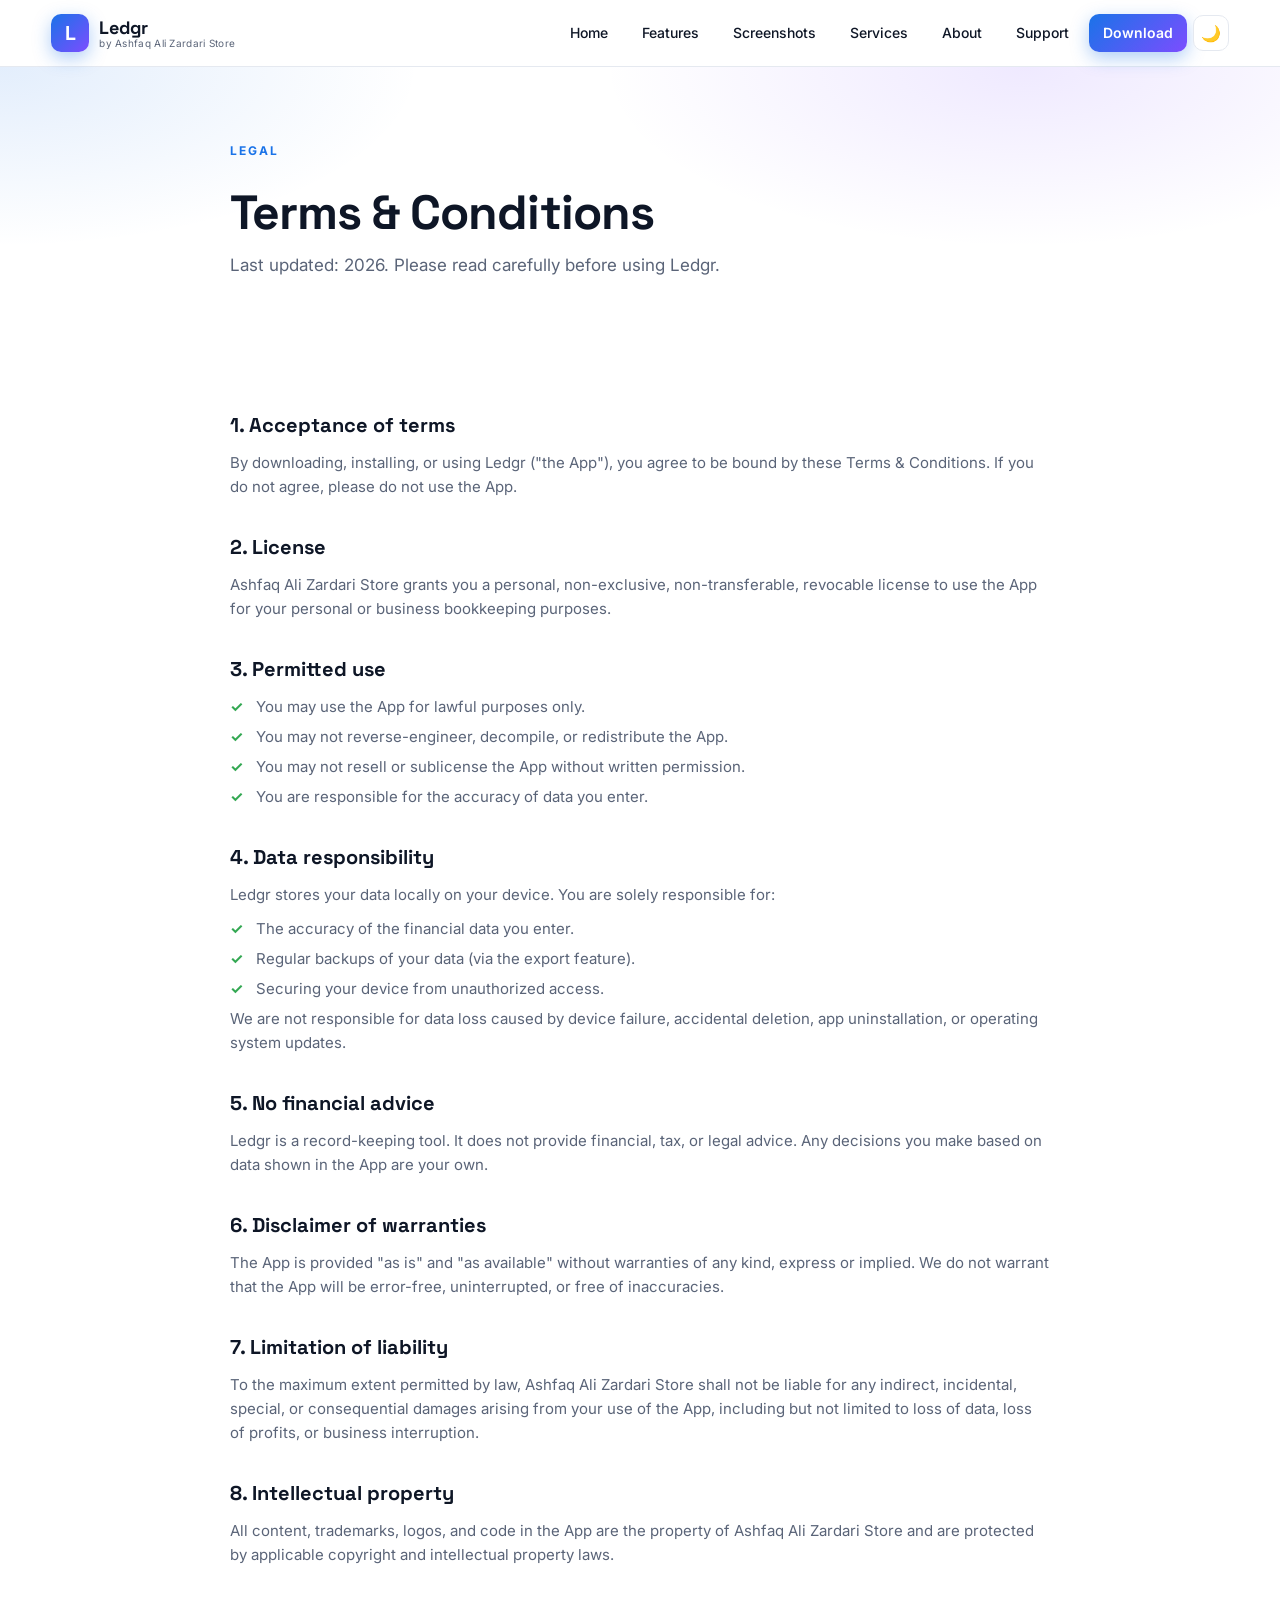
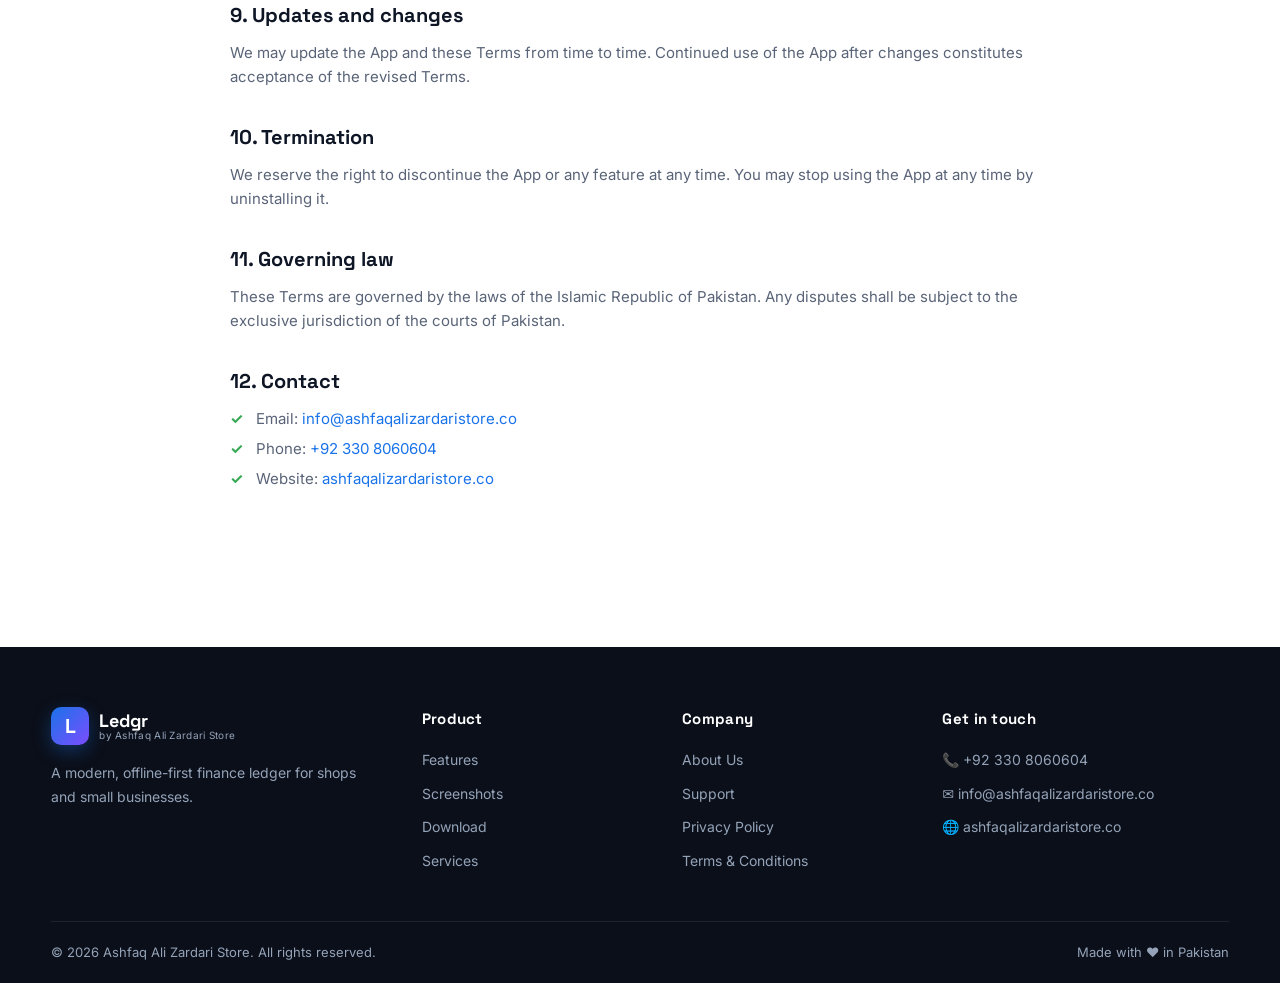
<file: terms.html>
<!DOCTYPE html>
<html lang="en" data-theme="light">
<head>
<meta charset="UTF-8" />
<meta name="viewport" content="width=device-width, initial-scale=1.0" />
<title>Terms & Conditions — Ledgr Offline Finance App</title>
<meta name="description" content="Terms and conditions for using Ledgr — the offline finance ledger app by Ashfaq Ali Zardari Store. Read before downloading." />
<link rel="canonical" href="https://ashfaqalizardaristoreinc.github.io/Ledgr/terms.html" />
<meta property="og:title" content="Terms & Conditions — Ledgr" />
<meta property="og:url" content="https://ashfaqalizardaristoreinc.github.io/Ledgr/terms.html" />
<!-- Standard favicon -->
<link rel="icon" type="image/jpeg" href="./images/ledgr app_icon.jpeg">
<!-- For older IE -->
<link rel="shortcut icon" type="image/jpeg" href="./images/ledgr app_icon.jpeg">
<!-- Apple Touch Icon (iOS devices) -->
<link rel="apple-touch-icon" type="image/jpeg" href="./images/ledgr app_icon.jpeg">
<!-- Android/Chrome -->
<link rel="icon" sizes="192x192" type="image/jpeg" href="./images/ledgr app_icon.jpeg">
<link rel="preconnect" href="https://fonts.googleapis.com">
<link rel="preconnect" href="https://fonts.gstatic.com" crossorigin>
<link href="https://fonts.googleapis.com/css2?family=Inter:wght@400;500;600;700;800&family=Space+Grotesk:wght@500;600;700&display=swap" rel="stylesheet">
<link rel="stylesheet" href="css/style.css" />
</head>
<body>

<header class="nav-wrap">
  <nav class="nav container">
    <a href="index.html" class="brand"><span class="brand-logo">L</span><span class="brand-text"><strong>Ledgr</strong><small>by Ashfaq Ali Zardari Store</small></span></a>
    <button class="menu-btn" id="menuBtn"><span></span><span></span><span></span></button>
    <ul class="nav-links" id="navLinks">
      <li><a href="index.html">Home</a></li>
      <li><a href="features.html">Features</a></li>
      <li><a href="screenshots.html">Screenshots</a></li>
      <li><a href="services.html">Services</a></li>
      <li><a href="about.html">About</a></li>
      <li><a href="support.html">Support</a></li>
      <li><a href="download.html" class="btn-nav">Download</a></li>
      <li><button class="theme-toggle" id="themeToggle" aria-label="Toggle theme">🌙</button></li>
    </ul>
  </nav>
</header>

<section class="page-head">
  <div class="container narrow">
    <span class="eyebrow">Legal</span>
    <h1>Terms &amp; Conditions</h1>
    <p>Last updated: <span class="year"></span>. Please read carefully before using Ledgr.</p>
  </div>
</section>

<section class="section">
  <div class="container narrow legal">
    <h2>1. Acceptance of terms</h2>
    <p>By downloading, installing, or using Ledgr ("the App"), you agree to be bound by these Terms &amp; Conditions. If you do not agree, please do not use the App.</p>

    <h2>2. License</h2>
    <p>Ashfaq Ali Zardari Store grants you a personal, non-exclusive, non-transferable, revocable license to use the App for your personal or business bookkeeping purposes.</p>

    <h2>3. Permitted use</h2>
    <ul class="tick-list">
      <li>You may use the App for lawful purposes only.</li>
      <li>You may not reverse-engineer, decompile, or redistribute the App.</li>
      <li>You may not resell or sublicense the App without written permission.</li>
      <li>You are responsible for the accuracy of data you enter.</li>
    </ul>

    <h2>4. Data responsibility</h2>
    <p>Ledgr stores your data locally on your device. You are solely responsible for:</p>
    <ul class="tick-list">
      <li>The accuracy of the financial data you enter.</li>
      <li>Regular backups of your data (via the export feature).</li>
      <li>Securing your device from unauthorized access.</li>
    </ul>
    <p>We are not responsible for data loss caused by device failure, accidental deletion, app uninstallation, or operating system updates.</p>

    <h2>5. No financial advice</h2>
    <p>Ledgr is a record-keeping tool. It does not provide financial, tax, or legal advice. Any decisions you make based on data shown in the App are your own.</p>

    <h2>6. Disclaimer of warranties</h2>
    <p>The App is provided "as is" and "as available" without warranties of any kind, express or implied. We do not warrant that the App will be error-free, uninterrupted, or free of inaccuracies.</p>

    <h2>7. Limitation of liability</h2>
    <p>To the maximum extent permitted by law, Ashfaq Ali Zardari Store shall not be liable for any indirect, incidental, special, or consequential damages arising from your use of the App, including but not limited to loss of data, loss of profits, or business interruption.</p>

    <h2>8. Intellectual property</h2>
    <p>All content, trademarks, logos, and code in the App are the property of Ashfaq Ali Zardari Store and are protected by applicable copyright and intellectual property laws.</p>

    <h2>9. Updates and changes</h2>
    <p>We may update the App and these Terms from time to time. Continued use of the App after changes constitutes acceptance of the revised Terms.</p>

    <h2>10. Termination</h2>
    <p>We reserve the right to discontinue the App or any feature at any time. You may stop using the App at any time by uninstalling it.</p>

    <h2>11. Governing law</h2>
    <p>These Terms are governed by the laws of the Islamic Republic of Pakistan. Any disputes shall be subject to the exclusive jurisdiction of the courts of Pakistan.</p>

    <h2>12. Contact</h2>
    <ul class="tick-list">
      <li>Email: <a href="mailto:info@ashfaqalizardaristore.co">info@ashfaqalizardaristore.co</a></li>
      <li>Phone: <a href="tel:+923308060604">+92 330 8060604</a></li>
      <li>Website: <a href="https://ashfaqalizardaristore.co" target="_blank">ashfaqalizardaristore.co</a></li>
    </ul>
  </div>
</section>

<footer class="footer">
  <div class="container footer-grid">
    <div>
      <a href="index.html" class="brand"><span class="brand-logo">L</span><span class="brand-text"><strong>Ledgr</strong><small>by Ashfaq Ali Zardari Store</small></span></a>
      <p class="footer-desc">A modern, offline-first finance ledger for shops and small businesses.</p>
    </div>
    <div><h4>Product</h4><ul>
      <li><a href="features.html">Features</a></li>
      <li><a href="screenshots.html">Screenshots</a></li>
      <li><a href="download.html">Download</a></li>
      <li><a href="services.html">Services</a></li>
    </ul></div>
    <div><h4>Company</h4><ul>
      <li><a href="about.html">About Us</a></li>
      <li><a href="support.html">Support</a></li>
      <li><a href="privacy.html">Privacy Policy</a></li>
      <li><a href="terms.html">Terms & Conditions</a></li>
    </ul></div>
    <div><h4>Get in touch</h4><ul class="contact-list">
      <li><a href="tel:+923308060604">📞 +92 330 8060604</a></li>
      <li><a href="mailto:info@ashfaqalizardaristore.co">✉️ info@ashfaqalizardaristore.co</a></li>
      <li><a href="https://ashfaqalizardaristore.co" target="_blank">🌐 ashfaqalizardaristore.co</a></li>
    </ul></div>
  </div>
  <div class="container footer-bottom">
    <p>© <span class="year"></span> Ashfaq Ali Zardari Store. All rights reserved.</p>
    <p>Made with ❤️ in Pakistan</p>
  </div>
</footer>

<script src="js/main.js"></script>
</body>
</html>
</file>
<file: css/style.css>
/* ========== RESET & TOKENS ========== */
*, *::before, *::after { box-sizing: border-box; margin: 0; padding: 0; }

:root {
  --primary: #1A73E8;
  --primary-2: #0D47A1;
  --accent: #7C4DFF;
  --success: #34A853;
  --danger: #EA4335;

  --bg: #ffffff;
  --bg-alt: #F6F8FC;
  --surface: #ffffff;
  --border: #E5E9F0;
  --text: #0E1626;
  --muted: #5A6478;

  --grad: linear-gradient(135deg, #1A73E8 0%, #7C4DFF 100%);
  --grad-soft: linear-gradient(135deg, rgba(26,115,232,.12), rgba(124,77,255,.12));

  --radius: 18px;
  --radius-sm: 12px;
  --shadow-sm: 0 1px 2px rgba(15, 23, 42, .06), 0 1px 3px rgba(15,23,42,.04);
  --shadow: 0 10px 30px rgba(15, 23, 42, .08);
  --shadow-lg: 0 30px 60px rgba(15, 23, 42, .15);

  --font: 'Inter', system-ui, -apple-system, sans-serif;
  --display: 'Space Grotesk', 'Inter', sans-serif;
}

[data-theme="dark"] {
  --bg: #0B0F19;
  --bg-alt: #0F1523;
  --surface: #131A2A;
  --border: #1F2937;
  --text: #F1F5F9;
  --muted: #94A3B8;
  --shadow: 0 10px 30px rgba(0,0,0,.4);
  --shadow-lg: 0 30px 60px rgba(0,0,0,.6);
}

html { scroll-behavior: smooth; }
body {
  font-family: var(--font);
  color: var(--text);
  background: var(--bg);
  line-height: 1.6;
  overflow-x: hidden;
  transition: background .3s, color .3s;
}

img { max-width: 100%; display: block; }
a { color: var(--primary); text-decoration: none; transition: color .2s; }
a:hover { color: var(--accent); }
ul { list-style: none; }

.container { width: min(1200px, 92%); margin: 0 auto; }
.container.narrow { width: min(820px, 92%); }

/* ========== NAVBAR ========== */
.nav-wrap {
  position: sticky; top: 0; z-index: 100;
  background: color-mix(in srgb, var(--bg) 85%, transparent);
  backdrop-filter: saturate(180%) blur(14px);
  -webkit-backdrop-filter: saturate(180%) blur(14px);
  border-bottom: 1px solid var(--border);
}

.nav {
  display: flex; align-items: center; justify-content: space-between;
  padding: 14px 0;
}

.brand { display: flex; align-items: center; gap: 10px; color: var(--text); }
.brand:hover { color: var(--text); }
.brand-logo {
  width: 38px; height: 38px; border-radius: 10px;
  background: var(--grad); color: #fff;
  display: grid; place-items: center;
  font-weight: 800; font-size: 20px;
  font-family: var(--display);
  box-shadow: 0 6px 18px rgba(26,115,232,.35);
}
.brand-text { display: flex; flex-direction: column; line-height: 1.1; }
.brand-text strong { font-family: var(--display); font-size: 18px; }
.brand-text small { font-size: 10px; color: var(--muted); letter-spacing: .3px; }

.nav-links { display: flex; align-items: center; gap: 6px; }
.nav-links li a {
  padding: 8px 14px; border-radius: 10px; font-size: 14px; font-weight: 500;
  color: var(--text); display: block;
}
.nav-links li a:hover { background: var(--grad-soft); color: var(--primary); }
.nav-links li a.active { background: var(--grad-soft); color: var(--primary); }
.nav-links li a.btn-nav {
  background: var(--grad); color: #fff; font-weight: 600;
  box-shadow: 0 6px 18px rgba(26,115,232,.35);
}
.nav-links li a.btn-nav:hover { color: #fff; transform: translateY(-1px); }

.theme-toggle {
  border: 1px solid var(--border); background: var(--surface);
  color: var(--text); border-radius: 10px;
  width: 36px; height: 36px; cursor: pointer; font-size: 16px;
  display: grid; place-items: center; transition: all .2s;
}
.theme-toggle:hover { border-color: var(--primary); color: var(--primary); }

.menu-btn {
  display: none; border: none; background: transparent;
  flex-direction: column; gap: 4px; padding: 8px; cursor: pointer;
}
.menu-btn span {
  display: block; width: 22px; height: 2px; border-radius: 2px;
  background: var(--text);
}

/* ========== HERO ========== */
.hero {
  position: relative; overflow: hidden;
  padding: 90px 0 100px;
  background:
    radial-gradient(1200px 600px at 90% -10%, rgba(124,77,255,.14), transparent 60%),
    radial-gradient(900px 500px at -10% 20%, rgba(26,115,232,.14), transparent 60%);
}

.blob { position: absolute; border-radius: 50%; filter: blur(80px); opacity: .45; z-index: 0; }
.blob-a { width: 380px; height: 380px; background: #1A73E8; top: -80px; right: -60px; animation: float 12s ease-in-out infinite; }
.blob-b { width: 320px; height: 320px; background: #7C4DFF; bottom: -100px; left: -60px; animation: float 14s ease-in-out infinite reverse; }
.blob-c { width: 260px; height: 260px; background: #00C853; top: 40%; right: 20%; opacity: .22; animation: float 16s ease-in-out infinite; }

@keyframes float {
  0%,100% { transform: translate(0,0) scale(1); }
  50% { transform: translate(30px, -30px) scale(1.05); }
}

.hero-grid {
  position: relative; z-index: 1;
  display: grid; grid-template-columns: 1.05fr .95fr;
  gap: 60px; align-items: center;
}

.pill {
  display: inline-flex; align-items: center; gap: 8px;
  background: var(--surface); border: 1px solid var(--border);
  padding: 6px 14px; border-radius: 100px;
  font-size: 12.5px; font-weight: 600; color: var(--muted);
  box-shadow: var(--shadow-sm);
}
.pill .dot {
  width: 8px; height: 8px; border-radius: 50%; background: #22C55E;
  box-shadow: 0 0 0 4px rgba(34,197,94,.18);
  animation: pulse 2s infinite;
}
@keyframes pulse {
  0%,100% { box-shadow: 0 0 0 4px rgba(34,197,94,.18); }
  50% { box-shadow: 0 0 0 8px rgba(34,197,94,.05); }
}

.hero h1 {
  font-family: var(--display);
  font-size: clamp(2.4rem, 5.2vw, 3.8rem);
  line-height: 1.08; letter-spacing: -.02em;
  margin: 22px 0 20px;
  font-weight: 700;
}
.grad-text {
  background: var(--grad);
  -webkit-background-clip: text; background-clip: text;
  color: transparent;
}

.lede { font-size: 17px; color: var(--muted); max-width: 560px; }

.hero-cta { margin-top: 32px; display: flex; gap: 12px; flex-wrap: wrap; }

.btn {
  display: inline-flex; align-items: center; gap: 8px;
  padding: 13px 22px; border-radius: 12px;
  font-size: 15px; font-weight: 600; cursor: pointer;
  border: 1px solid transparent;
  transition: all .2s ease; text-decoration: none;
  white-space: nowrap;
}
.btn-primary {
  background: var(--grad); color: #fff;
  box-shadow: 0 10px 25px rgba(26,115,232,.35);
}
.btn-primary:hover { transform: translateY(-2px); color: #fff; box-shadow: 0 14px 30px rgba(26,115,232,.45); }
.btn-ghost {
  background: var(--surface); color: var(--text);
  border-color: var(--border);
}
.btn-ghost:hover { border-color: var(--primary); color: var(--primary); transform: translateY(-1px); }
.btn-white { background: #fff; color: var(--primary-2); }
.btn-white:hover { color: var(--primary-2); transform: translateY(-2px); }
.btn-outline-white { background: transparent; color: #fff; border-color: rgba(255,255,255,.5); }
.btn-outline-white:hover { background: rgba(255,255,255,.1); color: #fff; }

.hero-stats {
  margin-top: 40px; display: grid;
  grid-template-columns: repeat(4, 1fr);
  gap: 20px; max-width: 560px;
}
.hero-stats div { display: flex; flex-direction: column; }
.hero-stats strong { font-family: var(--display); font-size: 22px; color: var(--text); }
.hero-stats span { font-size: 12px; color: var(--muted); }

/* Hero visual — phone mockup */
.hero-visual { position: relative; display: grid; place-items: center; }
.phone {
  position: relative; width: 300px; height: 600px;
  background: linear-gradient(180deg, #1a1f2e, #0d1220);
  border-radius: 42px; padding: 10px;
  box-shadow: var(--shadow-lg), inset 0 0 0 2px rgba(255,255,255,.06);
  transform: rotate(-4deg);
  animation: phoneFloat 6s ease-in-out infinite;
}
@keyframes phoneFloat { 0%,100% { transform: rotate(-4deg) translateY(0); } 50% { transform: rotate(-4deg) translateY(-12px); } }
.phone-notch {
  position: absolute; top: 12px; left: 50%; transform: translateX(-50%);
  width: 100px; height: 22px; background: #000; border-radius: 100px; z-index: 2;
}
.phone-screen {
  background: #F6F8FC; border-radius: 34px; height: 100%; padding: 42px 16px 16px;
  display: flex; flex-direction: column; gap: 10px; overflow: hidden;
}
.mock-header { padding: 4px 4px 8px; }
.mock-header span { font-size: 11px; color: #5A6478; display: block; }
.mock-header strong { font-size: 17px; color: #0E1626; }
.mock-card {
  background: linear-gradient(135deg, #1A73E8, #0D47A1);
  border-radius: 16px; padding: 14px; color: #fff;
  box-shadow: 0 12px 24px rgba(26,115,232,.35);
}
.mock-card small { font-size: 10px; opacity: .8; display: block; }
.mock-card strong { display: block; font-size: 20px; margin-top: 2px; }
.mock-bar { height: 4px; background: rgba(255,255,255,.25); border-radius: 2px; margin-top: 10px; overflow: hidden; }
.mock-bar span { display: block; height: 100%; width: 62%; background: #fff; border-radius: 2px; }
.mock-mini { display: flex; gap: 12px; margin-top: 10px; font-size: 10px; opacity: .95; }
.mock-mini .up { color: #A5F3C1; }
.mock-mini .down { color: #FFB4B0; }

.mock-txn {
  display: flex; align-items: center; gap: 8px;
  background: #fff; border-radius: 12px; padding: 10px;
  box-shadow: 0 2px 6px rgba(15,23,42,.05);
}
.mock-txn .ico {
  width: 28px; height: 28px; border-radius: 8px; display: grid; place-items: center;
  font-weight: 700;
}
.mock-txn.credit .ico { background: rgba(52,168,83,.15); color: #34A853; }
.mock-txn.debit .ico { background: rgba(234,67,53,.15); color: #EA4335; }
.mock-txn.transfer .ico { background: rgba(26,115,232,.15); color: #1A73E8; }
.mock-txn > div:nth-child(2) { flex: 1; min-width: 0; }
.mock-txn strong { font-size: 11.5px; color: #0E1626; display: block; white-space: nowrap; overflow: hidden; text-overflow: ellipsis; }
.mock-txn small { font-size: 9.5px; color: #5A6478; }
.mock-txn > span { font-size: 11.5px; font-weight: 700; }
.mock-txn.credit > span { color: #34A853; }
.mock-txn.debit > span { color: #EA4335; }
.mock-txn.transfer > span { color: #1A73E8; }

.float-card {
  position: absolute; background: var(--surface);
  border: 1px solid var(--border); border-radius: 14px;
  padding: 10px 14px; box-shadow: var(--shadow);
  display: flex; align-items: center; gap: 10px;
  animation: floatCard 5s ease-in-out infinite;
}
.float-card strong { display: block; font-size: 12.5px; }
.float-card small { font-size: 11px; color: var(--muted); }
.fc-icon { font-size: 22px; }
.fc-1 { top: 30px; left: -20px; animation-delay: .5s; }
.fc-2 { bottom: 40px; right: -20px; animation-delay: 1s; }
@keyframes floatCard { 0%,100% { transform: translateY(0); } 50% { transform: translateY(-8px); } }

/* ========== TRUST ========== */
.trust {
  padding: 30px 0; border-top: 1px solid var(--border); border-bottom: 1px solid var(--border);
  background: var(--bg-alt);
}
.trust-label { font-size: 12px; color: var(--muted); text-align: center; text-transform: uppercase; letter-spacing: 2px; margin-bottom: 16px; }
.trust-logos {
  display: flex; justify-content: center; gap: 40px; flex-wrap: wrap;
  font-family: var(--display); font-weight: 600;
  color: var(--muted); font-size: 15px;
}

/* ========== SECTIONS ========== */
.section { padding: 90px 0; }
.section-alt { background: var(--bg-alt); }
.section-head { text-align: center; max-width: 720px; margin: 0 auto 56px; }
.eyebrow {
  display: inline-block; font-size: 12px; font-weight: 700; letter-spacing: 2px;
  text-transform: uppercase; color: var(--primary); margin-bottom: 12px;
}
.section-head h2, .page-head h1, .sv-cta h2, .cta-inner h2 {
  font-family: var(--display); font-weight: 700; letter-spacing: -.02em;
  font-size: clamp(1.8rem, 3.5vw, 2.6rem); line-height: 1.15;
}
.section-head p { color: var(--muted); font-size: 17px; margin-top: 12px; }

/* ========== FEATURE GRID ========== */
.feature-grid {
  display: grid; grid-template-columns: repeat(3, 1fr); gap: 22px;
}
.f-card {
  background: var(--surface); border: 1px solid var(--border);
  border-radius: var(--radius); padding: 26px;
  transition: all .25s ease;
  box-shadow: var(--shadow-sm);
}
.f-card:hover { transform: translateY(-6px); box-shadow: var(--shadow); border-color: color-mix(in srgb, var(--primary) 30%, var(--border)); }
.f-icon {
  width: 52px; height: 52px; border-radius: 14px;
  display: grid; place-items: center; font-size: 24px;
  margin-bottom: 16px; color: #fff;
}
.f-card h3 { font-family: var(--display); font-size: 18px; margin-bottom: 8px; font-weight: 600; }
.f-card p { font-size: 14.5px; color: var(--muted); }

/* ========== SCREENSHOTS PREVIEW ========== */
.shots { display: grid; grid-template-columns: 1fr 1.15fr 1fr; gap: 20px; align-items: center; }
.shot {
  aspect-ratio: 9/17; border-radius: 32px; overflow: hidden;
  box-shadow: var(--shadow-lg);
  transition: transform .3s ease;
}
.shot-inner {
  width: 100%; height: 100%; padding: 24px;
  display: flex; align-items: flex-end;
  color: #fff; font-family: var(--display); font-weight: 700; font-size: 20px;
}
.mock-1 { background: linear-gradient(135deg, #1A73E8, #7C4DFF); }
.mock-2 { background: linear-gradient(135deg, #34A853, #00C853); }
.mock-3 { background: linear-gradient(135deg, #EA4335, #FF6D00); }
.shot-center { transform: scale(1.05); }
.shot:hover { transform: scale(1.02) translateY(-6px); }
.shot-center:hover { transform: scale(1.08) translateY(-6px); }

.center-cta { text-align: center; margin-top: 40px; }

/* ========== SERVICE GRID ========== */
.service-grid { display: grid; grid-template-columns: repeat(4, 1fr); gap: 20px; }
.s-card {
  background: var(--surface); border: 1px solid var(--border);
  border-radius: var(--radius); padding: 24px;
  transition: all .25s ease;
}
.s-card:hover { border-color: var(--primary); transform: translateY(-4px); }
.s-card h3 { font-family: var(--display); font-size: 17px; margin-bottom: 8px; }
.s-card p { font-size: 14px; color: var(--muted); }

/* ========== CTA SECTION ========== */
.cta-section { padding: 70px 0; background: var(--grad); color: #fff; }
.cta-inner {
  display: flex; align-items: center; justify-content: space-between;
  gap: 30px; flex-wrap: wrap;
}
.cta-inner h2 { color: #fff; font-size: clamp(1.5rem, 3vw, 2.2rem); }
.cta-inner p { color: rgba(255,255,255,.85); margin-top: 6px; font-size: 16px; }
.cta-buttons { display: flex; gap: 12px; flex-wrap: wrap; }

/* ========== PAGE HEAD ========== */
.page-head {
  padding: 70px 0 40px;
  background:
    radial-gradient(700px 300px at 80% 0%, rgba(124,77,255,.12), transparent 60%),
    radial-gradient(700px 300px at 0% 0%, rgba(26,115,232,.12), transparent 60%);
}
.page-head h1 { font-size: clamp(2rem, 4vw, 3rem); margin: 12px 0; }
.page-head p { color: var(--muted); font-size: 17px; max-width: 640px; }

/* ========== FEATURE BLOCKS (Features page) ========== */
.feature-list { display: flex; flex-direction: column; gap: 60px; }
.feature-block {
  display: grid; grid-template-columns: 100px 1fr; gap: 32px; align-items: start;
}
.feature-block.reverse { grid-template-columns: 1fr 100px; }
.feature-block.reverse .fb-icon { order: 2; }
.feature-block.reverse > div:last-child { order: 1; }
.fb-icon {
  width: 88px; height: 88px; border-radius: 22px;
  display: grid; place-items: center; font-size: 38px; color: #fff;
  box-shadow: var(--shadow); flex-shrink: 0;
}
.feature-block h2 { font-family: var(--display); font-size: 24px; margin-bottom: 10px; font-weight: 700; }
.feature-block p { color: var(--muted); font-size: 15.5px; margin-bottom: 14px; }

.tick-list { list-style: none; }
.tick-list li {
  position: relative; padding-left: 26px; margin: 6px 0;
  font-size: 14.5px; color: var(--text);
}
.tick-list li::before {
  content: "✓"; position: absolute; left: 0; top: 0;
  color: var(--success); font-weight: 700;
}

/* ========== GALLERY ========== */
.gallery { display: grid; grid-template-columns: repeat(4, 1fr); gap: 24px; }
.g-item { display: flex; flex-direction: column; gap: 12px; }
.g-frame {
  aspect-ratio: 9/17; border-radius: 26px; overflow: hidden;
  box-shadow: var(--shadow);
  transition: transform .3s ease;
}
.g-frame:hover { transform: translateY(-6px) scale(1.02); }
.g-content { width: 100%; height: 100%; padding: 22px; display: flex; flex-direction: column; justify-content: flex-end; color: #fff; }
.g-content h3 { font-family: var(--display); font-size: 20px; margin-bottom: 4px; }
.g-content p { font-size: 13px; opacity: .95; }
.grad-1 { background: linear-gradient(135deg,#1A73E8,#0D47A1); }
.grad-2 { background: linear-gradient(135deg,#7C4DFF,#E040FB); }
.grad-3 { background: linear-gradient(135deg,#34A853,#00C853); }
.grad-4 { background: linear-gradient(135deg,#00B8D4,#00E5FF); }
.grad-5 { background: linear-gradient(135deg,#EA4335,#FF6D00); }
.grad-6 { background: linear-gradient(135deg,#00897B,#26A69A); }
.grad-7 { background: linear-gradient(135deg,#F57F17,#FFC107); }
.grad-8 { background: linear-gradient(135deg,#D81B60,#F06292); }
figcaption { font-size: 13px; color: var(--muted); text-align: center; }

/* ========== SERVICES ========== */
.service-cards { display: grid; grid-template-columns: repeat(3, 1fr); gap: 22px; }
.sv-card {
  background: var(--surface); border: 1px solid var(--border);
  border-radius: var(--radius); padding: 28px; text-align: center;
  transition: all .25s ease;
}
.sv-card:hover { transform: translateY(-6px); box-shadow: var(--shadow); border-color: var(--primary); }
.sv-icon { font-size: 40px; margin-bottom: 12px; }
.sv-card h3 { font-family: var(--display); font-size: 18px; margin-bottom: 8px; }
.sv-card p { font-size: 14.5px; color: var(--muted); }
.sv-cta { text-align: center; margin-top: 60px; padding: 40px; background: var(--bg-alt); border-radius: var(--radius); }
.sv-cta p { color: var(--muted); margin: 8px 0 20px; }

/* ========== ABOUT ========== */
.about-grid { display: grid; grid-template-columns: 1.4fr 1fr; gap: 40px; align-items: start; }
.about-grid h2 { font-family: var(--display); font-size: 26px; margin-bottom: 16px; }
.about-grid p { color: var(--muted); margin-bottom: 14px; font-size: 15.5px; }
.about-card {
  background: var(--surface); border: 1px solid var(--border);
  border-radius: var(--radius); padding: 28px; box-shadow: var(--shadow-sm);
}
.about-card h3 { font-family: var(--display); margin-bottom: 16px; }
.info-list li { padding: 8px 0; border-bottom: 1px solid var(--border); font-size: 14.5px; }
.info-list li:last-child { border-bottom: none; }
.info-list strong { display: inline-block; min-width: 90px; color: var(--muted); font-weight: 500; }

.values { display: grid; grid-template-columns: repeat(4, 1fr); gap: 20px; }
.v-card { padding: 24px; background: var(--surface); border-radius: var(--radius); border: 1px solid var(--border); }
.v-card h3 { font-family: var(--display); font-size: 17px; margin-bottom: 8px; color: var(--primary); }
.v-card p { font-size: 14px; color: var(--muted); }

/* ========== DOWNLOAD ========== */
.download-wrap { display: grid; grid-template-columns: 1fr 1fr; gap: 40px; align-items: start; }
.dl-card {
  background: var(--surface); border: 1px solid var(--border);
  border-radius: 24px; padding: 40px; text-align: center;
  box-shadow: var(--shadow);
}
.app-icon {
  width: 96px; height: 96px; border-radius: 24px; background: var(--grad);
  color: #fff; display: grid; place-items: center; margin: 0 auto 20px;
  font-family: var(--display); font-weight: 800; font-size: 48px;
  box-shadow: 0 15px 40px rgba(26,115,232,.4);
}
.dl-card h2 { font-family: var(--display); font-size: 24px; margin-bottom: 6px; }
.dl-meta { color: var(--muted); font-size: 14px; margin-bottom: 24px; }
.play-badge {
  display: inline-flex; align-items: center; gap: 12px;
  background: #0E1626; color: #fff; padding: 12px 22px;
  border-radius: 14px; font-weight: 600; transition: transform .2s;
}
.play-badge:hover { transform: translateY(-2px); color: #fff; }
.play-badge small { display: block; font-size: 10px; opacity: .75; letter-spacing: 1px; }
.play-badge strong { display: block; font-size: 15px; }
.dl-note { margin-top: 20px; font-size: 13px; color: var(--muted); }
.dl-info { padding: 8px 0; }
.dl-info h3 { font-family: var(--display); margin-bottom: 14px; font-size: 18px; }

/* ========== CONTACT ========== */
.contact-grid { display: grid; grid-template-columns: repeat(3, 1fr); gap: 24px; }
.contact-card {
  background: var(--surface); border: 1px solid var(--border);
  border-radius: var(--radius); padding: 32px; text-align: center;
  color: var(--text); transition: all .25s ease;
}
.contact-card:hover { transform: translateY(-6px); box-shadow: var(--shadow); border-color: var(--primary); color: var(--text); }
.cc-icon { font-size: 40px; margin-bottom: 12px; }
.contact-card h3 { font-family: var(--display); font-size: 18px; margin-bottom: 6px; }
.contact-card p { color: var(--primary); font-weight: 600; margin-bottom: 4px; }
.contact-card span { font-size: 12px; color: var(--muted); }

/* ========== FAQ ========== */
.faq details {
  background: var(--surface); border: 1px solid var(--border);
  border-radius: var(--radius-sm); padding: 16px 20px; margin-bottom: 10px;
  transition: all .2s;
}
.faq details[open] { border-color: var(--primary); }
.faq summary {
  cursor: pointer; font-weight: 600; font-size: 15.5px;
  display: flex; justify-content: space-between; align-items: center;
  list-style: none;
}
.faq summary::-webkit-details-marker { display: none; }
.faq summary::after { content: "+"; font-size: 22px; color: var(--primary); transition: transform .2s; }
.faq details[open] summary::after { transform: rotate(45deg); }
.faq p { color: var(--muted); margin-top: 12px; font-size: 14.5px; }

/* ========== LEGAL ========== */
.legal h2 {
  font-family: var(--display); font-size: 20px; margin: 32px 0 10px;
  color: var(--text);
}
.legal h2:first-of-type { margin-top: 0; }
.legal p { color: var(--muted); font-size: 15px; margin-bottom: 10px; }
.legal ul.tick-list li { color: var(--muted); font-size: 15px; }

/* ========== FOOTER ========== */
.footer {
  background: #0B0F19; color: #94A3B8;
  padding: 60px 0 20px; margin-top: 60px;
}
.footer .brand-text strong { color: #fff; }
.footer .brand-text small { color: #94A3B8; }
.footer-grid {
  display: grid; grid-template-columns: 1.5fr 1fr 1fr 1.3fr; gap: 40px;
  margin-bottom: 40px;
}
.footer-grid h4 { color: #fff; font-family: var(--display); font-size: 15px; margin-bottom: 16px; letter-spacing: .3px; }
.footer-grid ul li { margin: 8px 0; }
.footer-grid a { color: #94A3B8; font-size: 14px; }
.footer-grid a:hover { color: #fff; }
.footer-desc { margin: 16px 0; font-size: 14px; line-height: 1.7; }
.socials { display: flex; gap: 12px; }
.socials a {
  width: 38px; height: 38px; border-radius: 10px; display: grid; place-items: center;
  background: rgba(255,255,255,.06); font-size: 16px; transition: all .2s;
}
.socials a:hover { background: var(--primary); }
.contact-list a { font-size: 14px; }
.footer-bottom {
  border-top: 1px solid rgba(255,255,255,.08);
  padding-top: 20px; display: flex; justify-content: space-between;
  flex-wrap: wrap; gap: 10px; font-size: 13px;
}

/* ========== RESPONSIVE ========== */
@media (max-width: 1024px) {
  .hero-grid { grid-template-columns: 1fr; gap: 60px; }
  .hero-visual { order: -1; }
  .feature-grid, .service-grid, .service-cards, .values, .contact-grid { grid-template-columns: repeat(2, 1fr); }
  .gallery { grid-template-columns: repeat(3, 1fr); }
  .download-wrap, .about-grid { grid-template-columns: 1fr; gap: 30px; }
  .footer-grid { grid-template-columns: 1fr 1fr; gap: 30px; }
  .feature-block, .feature-block.reverse { grid-template-columns: 1fr; gap: 20px; }
  .feature-block.reverse .fb-icon { order: 0; }
  .feature-block.reverse > div:last-child { order: 0; }
}

@media (max-width: 720px) {
  .menu-btn { display: flex; }
  .nav-links {
    position: fixed; top: 66px; left: 0; right: 0;
    background: var(--bg); border-bottom: 1px solid var(--border);
    flex-direction: column; align-items: stretch;
    padding: 12px 16px 20px; gap: 2px;
    transform: translateY(-120%); transition: transform .3s ease;
    box-shadow: var(--shadow);
  }
  .nav-links.open { transform: translateY(0); }
  .nav-links li a { padding: 12px 14px; }
  .nav-links li a.btn-nav { text-align: center; }

  .hero { padding: 60px 0 70px; }
  .hero-stats { grid-template-columns: repeat(2, 1fr); }
  .feature-grid, .service-grid, .service-cards, .values, .contact-grid { grid-template-columns: 1fr; }
  .gallery { grid-template-columns: repeat(2, 1fr); }
  .shots { grid-template-columns: 1fr; }
  .shot-center { transform: none; }

  .cta-inner { flex-direction: column; text-align: center; }
  .footer-grid { grid-template-columns: 1fr; }
  .footer-bottom { flex-direction: column; text-align: center; }

  .phone { transform: none; }
  @keyframes phoneFloat { 0%,100% { transform: translateY(0); } 50% { transform: translateY(-8px); } }
  .fc-1 { left: -10px; }
  .fc-2 { right: -10px; }

  .section { padding: 60px 0; }
}

@media (max-width: 480px) {
  .gallery { grid-template-columns: 1fr; }
  .brand-text small { font-size: 9px; }
  .hero h1 { font-size: 2rem; }
}
</file>
